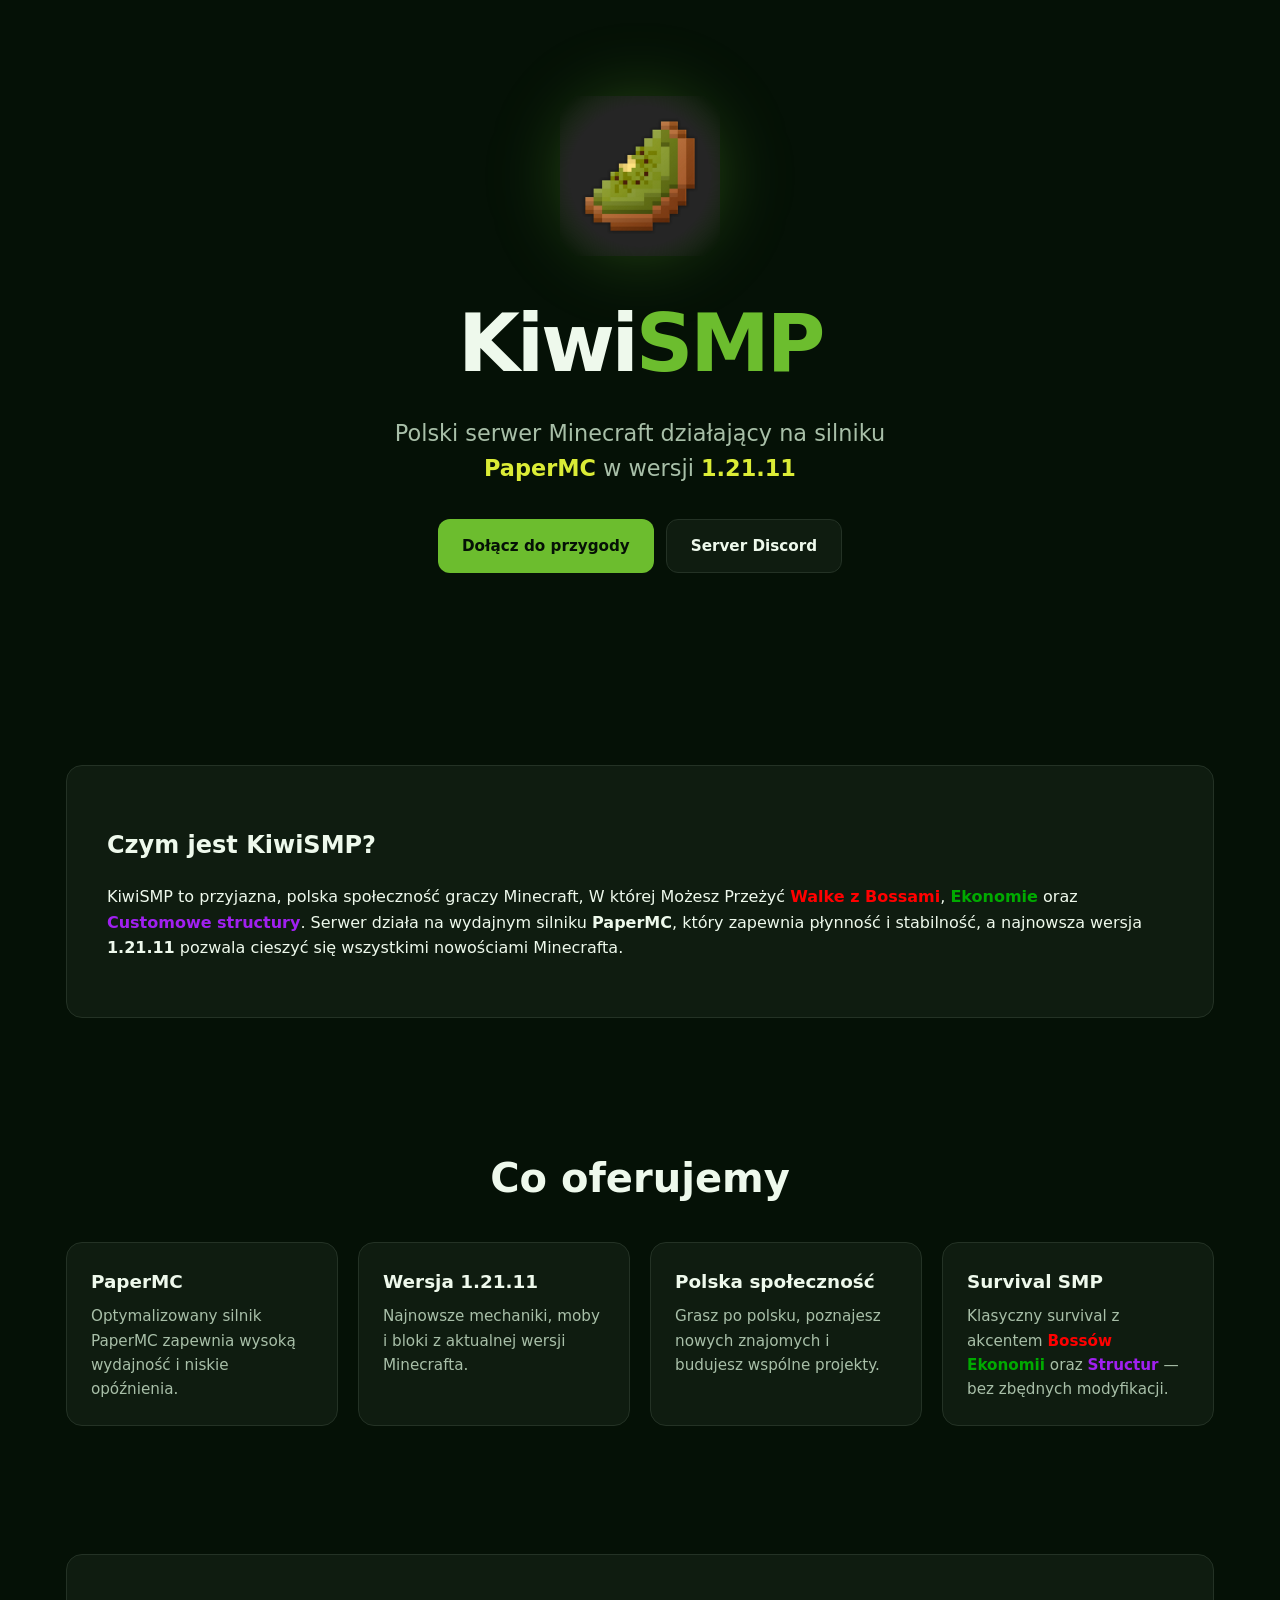
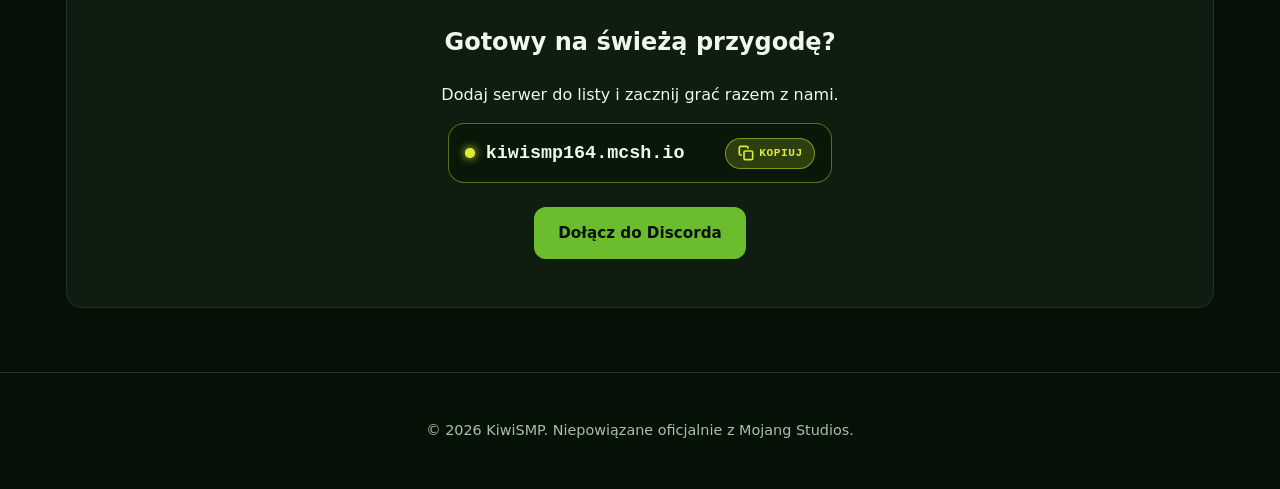
<file: index.html>
<!DOCTYPE html>
<html lang="pl">
<head>
  <meta charset="UTF-8" />
  <meta name="viewport" content="width=device-width, initial-scale=1.0" />
  <title>KiwiSMP — Polski serwer Minecraft PaperMC 1.21.11</title>
  <meta name="description" content="Dołącz do KiwiSMP — polskiego serwera Minecraft na silniku PaperMC 1.21.11. Przygoda, społeczność i świeża rozgrywka czekają na Ciebie!" />
  <link rel="icon" type="image/png" href="[data-uri]" />
  <style>
    *, *::before, *::after { box-sizing: border-box; }
    html, body { margin: 0; padding: 0; }
    body {
      --kiwi-bg: oklch(0.16 0.03 145);
      --kiwi-fg: oklch(0.97 0.02 140);
      --kiwi-muted: oklch(0.78 0.04 145);
      --kiwi-primary: oklch(0.72 0.19 135);
      --kiwi-primary-fg: oklch(0.16 0.03 145);
      --kiwi-accent: oklch(0.9 0.19 115);
      --kiwi-card: oklch(0.21 0.03 145);
      --kiwi-border: oklch(0.3 0.03 145);
      --kiwi-radius: 1rem;
      background: var(--kiwi-bg);
      color: var(--kiwi-fg);
      font-family: ui-sans-serif, system-ui, -apple-system, BlinkMacSystemFont, "Segoe UI", Roboto, "Helvetica Neue", Arial, sans-serif;
      line-height: 1.6;
      min-height: 100vh;
      scroll-behavior: smooth;
    }
    a { color: inherit; text-decoration: none; }
    .container { width: min(72rem, 92%); margin-inline: auto; }

    .hero {
      position: relative;
      text-align: center;
      padding: 6rem 1rem 8rem;
      overflow: hidden;
    }
    .sparks { position: absolute; inset: 0; pointer-events: none; z-index: 0; }
    .spark {
      position: absolute;
      width: 0.4rem;
      height: 0.4rem;
      border-radius: 50%;
      background: var(--kiwi-accent);
      filter: blur(1px);
      animation: kiwi-spark 9s linear infinite;
      opacity: 0;
    }

    .hero-logo-wrap {
      position: relative;
      display: inline-block;
      z-index: 1;
      width: 10rem;
      height: 10rem;
    }
    .hero-logo-glow {
      position: absolute;
      left: 50%;
      top: 50%;
      width: 130%;
      height: 130%;
      transform: translate(-50%, -50%);
      border-radius: 50%;
      background: radial-gradient(
        circle,
        oklch(0.72 0.19 135 / 0.55) 0%,
        oklch(0.72 0.19 135 / 0.28) 38%,
        transparent 70%
      );
      filter: blur(32px);
      z-index: 0;
      pointer-events: none;
      animation: kiwi-pulse 7s ease-in-out infinite;
    }
    .hero-logo {
      position: relative;
      z-index: 2;
      display: block;
      width: 10rem;
      height: 10rem;
      object-fit: contain;
      -webkit-mask-image: radial-gradient(circle at 50% 50%, #000 62%, transparent 92%);
      mask-image: radial-gradient(circle at 50% 50%, #000 62%, transparent 92%);
      filter: drop-shadow(0 0 24px oklch(0.72 0.19 135 / 0.5));
      animation: kiwi-float 6s ease-in-out infinite;
    }

    .hero h1 {
      font-size: clamp(3rem, 8vw, 5rem);
      margin: 1rem 0 0.5rem;
      font-weight: 800;
      letter-spacing: -0.04em;
      position: relative;
      z-index: 1;
      animation: kiwi-rise 0.8s cubic-bezier(0.22, 1, 0.36, 1) both;
    }
    .hero h1 span.primary { color: var(--kiwi-primary); }
    .hero p {
      font-size: clamp(1.1rem, 2.5vw, 1.4rem);
      color: var(--kiwi-muted);
      max-width: 38rem;
      margin: 0 auto;
      position: relative;
      z-index: 1;
      animation: kiwi-rise 0.8s cubic-bezier(0.22, 1, 0.36, 1) 0.15s both;
    }
    .hero p .accent { color: var(--kiwi-accent); font-weight: 600; }
    .buttons {
      margin-top: 2rem;
      display: flex;
      gap: 0.75rem;
      justify-content: center;
      flex-wrap: wrap;
      position: relative;
      z-index: 1;
      animation: kiwi-rise 0.8s cubic-bezier(0.22, 1, 0.36, 1) 0.3s both;
    }
    .btn {
      display: inline-flex;
      align-items: center;
      justify-content: center;
      padding: 0.85rem 1.5rem;
      border-radius: 0.75rem;
      font-weight: 600;
      font-size: 0.95rem;
      transition: transform 0.15s ease, opacity 0.15s ease;
    }
    .btn:hover { transform: translateY(-2px); }
    .btn-primary { background: var(--kiwi-primary); color: var(--kiwi-primary-fg); }
    .btn-secondary {
      background: var(--kiwi-card);
      color: var(--kiwi-fg);
      border: 1px solid var(--kiwi-border);
    }

    .section { padding: 4rem 1rem; }
    .about {
    position: relative;
    background: var(--kiwi-card);
    border: 1px solid var(--kiwi-border);
    border-radius: var(--kiwi-radius);
    padding: 2.5rem;
    overflow: hidden;
    transition: transform 0.25s ease, border-color 0.35s ease, box-shadow 0.35s ease;
}

.about:hover {
    transform: translateY(-4px);
    border-color: oklch(0.72 0.19 135 / 0.55);
    box-shadow: 0 0 40px -12px oklch(0.72 0.19 135 / 0.45);
}

.about::before {
    content: "";
    position: absolute;
    left: 50%;
    top: 100%;
    width: 140%;
    height: 80%;
    transform: translate(-50%, 0) scale(0.85);
    border-radius: 50%;
    background: radial-gradient(
        ellipse at center,
        oklch(0.72 0.19 135 / 0.55) 0%,
        oklch(0.72 0.19 135 / 0.22) 45%,
        transparent 72%
    );
    filter: blur(28px);
    opacity: 0;
    pointer-events: none;
    transition: opacity 0.45s ease, transform 0.45s ease;
}

.about:hover::before {
    opacity: 1;
    transform: translate(-50%, -20%) scale(1);
}

.about h2,
.about p {
    position: relative;
    z-index: 1;
}
    .about strong { color: var(--kiwi-fg); }
    .features {
      display: grid;
      grid-template-columns: repeat(auto-fit, minmax(16rem, 1fr));
      gap: 1.25rem;
      margin-top: 2rem;
    }
    .feature {
      position: relative;
      background: var(--kiwi-card);
      border: 1px solid var(--kiwi-border);
      border-radius: var(--kiwi-radius);
      padding: 1.5rem;
      transition: transform 0.15s ease, border-color 0.3s ease;
      overflow: hidden;
    }
    .feature:hover {
      transform: translateY(-4px);
      border-color: oklch(0.72 0.19 135 / 0.55);
    }
    .feature h3 { margin: 0 0 0.5rem; font-size: 1.15rem; color: var(--kiwi-fg); position: relative; z-index: 1; }
    .feature p { margin: 0; color: var(--kiwi-muted); font-size: 0.95rem; position: relative; z-index: 1; }

    .feature-glow {
      position: absolute;
      left: 50%;
      top: 100%;
      width: 140%;
      height: 80%;
      transform: translate(-50%, 0) scale(0.85);
      border-radius: 50%;
      background: radial-gradient(
        ellipse at center,
        oklch(0.72 0.19 135 / 0.55) 0%,
        oklch(0.72 0.19 135 / 0.22) 45%,
        transparent 72%
      );
      filter: blur(28px);
      opacity: 0;
      pointer-events: none;
      z-index: 0;
      transition: opacity 0.45s ease, transform 0.45s ease;
    }
    .feature:hover .feature-glow {
      opacity: 1;
      transform: translate(-50%, -20%) scale(1);
    }

    .section-title {
      text-align: center;
      font-size: clamp(1.8rem, 4vw, 2.5rem);
      font-weight: 700;
      margin: 0 0 2rem;
    }
    .cta {
    position: relative;
    background: var(--kiwi-card);
    color: var(--kiwi-fg);
    border: 1px solid var(--kiwi-border);
    border-radius: var(--kiwi-radius);
    text-align: center;
    padding: 3rem 1.5rem;
    overflow: hidden;
    transition: transform 0.25s ease,
                border-color 0.35s ease,
                box-shadow 0.35s ease;
}

.cta:hover {
    transform: translateY(-5px);
    border-color: oklch(0.72 0.19 135 / 0.55);
    box-shadow: 0 0 45px -12px oklch(0.72 0.19 135 / 0.45);
}

.cta::before {
    content: "";
    position: absolute;
    left: 50%;
    top: 100%;
    width: 150%;
    height: 90%;
    transform: translate(-50%, 0) scale(0.85);
    border-radius: 50%;
    background: radial-gradient(
        ellipse at center,
        oklch(0.72 0.19 135 / 0.55) 0%,
        oklch(0.72 0.19 135 / 0.22) 45%,
        transparent 72%
    );
    filter: blur(30px);
    opacity: 0;
    pointer-events: none;
    transition: opacity 0.45s ease, transform 0.45s ease;
}

.cta:hover::before {
    opacity: 1;
    transform: translate(-50%, -20%) scale(1);
}

.cta h2,
.cta p,
.cta .ip,
.cta .btn {
    position: relative;
    z-index: 1;
}
    .ip {
      display: inline-flex;
      align-items: center;
      justify-content: space-between;
      gap: 0.75rem;
      width: 100%;
      max-width: 24rem;
      background: oklch(0.19 0.04 145 / 0.9);
      border: 1px solid oklch(0.9 0.19 115 / 0.4);
      padding: 0.85rem 1rem;
      border-radius: 1rem;
      font-family: ui-monospace, SFMono-Regular, Menlo, Monaco, Consolas, monospace;
      font-size: 1.15rem;
      font-weight: 600;
      color: var(--kiwi-fg);
      backdrop-filter: blur(12px);
      transition: all 0.3s ease;
      cursor: pointer;
      position: relative;
      overflow: hidden;
    }
    .ip:hover {
      transform: translateY(-4px);
      border-color: oklch(0.9 0.19 115 / 0.75);
      box-shadow: 0 0 50px -10px oklch(0.9 0.19 115 / 0.45);
    }
    .ip-sheen {
      position: absolute;
      inset: 0;
      background: linear-gradient(105deg, transparent 40%, oklch(1 0 0 / 0.08) 50%, transparent 60%);
      transform: translateX(-100%);
      transition: transform 0.7s ease;
    }
    .ip:hover .ip-sheen { transform: translateX(100%); }
    .ip-main { display: inline-flex; align-items: center; gap: 0.65rem; }
    .ip-dot {
      width: 0.65rem;
      height: 0.65rem;
      border-radius: 50%;
      background: var(--kiwi-accent);
      box-shadow: 0 0 10px var(--kiwi-accent);
      position: relative;
    }
    .ip-dot::after {
      content: "";
      position: absolute;
      inset: 0;
      border-radius: 50%;
      background: var(--kiwi-accent);
      animation: kiwi-ping 1.5s cubic-bezier(0, 0, 0.2, 1) infinite;
      opacity: 0.7;
    }
    .discord-btn {
      margin-top: 1.5rem;
    }
    .ip-copy {
      display: inline-flex;
      align-items: center;
      gap: 0.35rem;
      background: oklch(0.9 0.19 115 / 0.18);
      border: 1px solid oklch(0.9 0.19 115 / 0.5);
      color: var(--kiwi-accent);
      font-family: inherit;
      font-size: 0.7rem;
      font-weight: 700;
      text-transform: uppercase;
      letter-spacing: 0.05em;
      padding: 0.4rem 0.7rem;
      border-radius: 9999px;
      transition: all 0.3s ease;
    }
    .ip:hover .ip-copy { background: var(--kiwi-accent); color: var(--kiwi-primary-fg); }
    .ip svg { width: 1rem; height: 1rem; }

    footer {
      border-top: 1px solid var(--kiwi-border);
      text-align: center;
      padding: 2rem 1rem;
      color: var(--kiwi-muted);
      font-size: 0.9rem;
    }

    @media (max-width: 640px) {
      .hero { padding: 4rem 1rem 5rem; }
      .about { padding: 1.5rem; }
    }

    @keyframes kiwi-float {
      0%, 100% { transform: translateY(-8px); }
      50% { transform: translateY(8px); }
    }
    @keyframes kiwi-pulse {
      0%, 100% { opacity: 0.55; transform: translate(-50%, -50%) scale(1); }
      50% { opacity: 0.9; transform: translate(-50%, -50%) scale(1.12); }
    }
    @keyframes kiwi-rise {
      from { opacity: 0; transform: translateY(24px); }
      to { opacity: 1; transform: translateY(0); }
    }
    @keyframes kiwi-spark {
      0% { opacity: 0; transform: translateY(0) scale(0.6); }
      20% { opacity: 0.7; }
      100% { opacity: 0; transform: translateY(-140px) scale(1.1); }
    }
    @keyframes kiwi-ping {
      75%, 100% { transform: scale(2); opacity: 0; }
    }
  </style>
</head>
<body>
  <section class="hero">
    <div class="sparks" aria-hidden="true">
      <span class="spark" style="left:12%;top:70%;animation-delay:0s"></span>
      <span class="spark" style="left:28%;top:80%;animation-delay:2.5s"></span>
      <span class="spark" style="left:55%;top:75%;animation-delay:1.2s"></span>
      <span class="spark" style="left:74%;top:85%;animation-delay:4s"></span>
      <span class="spark" style="left:88%;top:68%;animation-delay:3.1s"></span>
    </div>

    <div class="hero-logo-wrap">
      <span class="hero-logo-glow" aria-hidden="true"></span>
      <img class="hero-logo" src="[data-uri]" alt="Logo serwera KiwiSMP" />
    </div>

    <h1>Kiwi<span class="primary">SMP</span></h1>
    <p>Polski serwer Minecraft działający na silniku <span class="accent">PaperMC</span> w wersji <span class="accent">1.21.11</span></p>
    <div class="buttons">
      <a href="#dolacz" class="btn btn-primary">Dołącz do przygody</a>
      <a href="https://discord.gg/g6fB8y4umx" target="_blank" rel="noopener noreferrer" class="btn btn-secondary">Server Discord</a>
    </div>
  </section>

 <section class="section">
    <div class="container">
      <div class="about">
        <h2>Czym jest KiwiSMP?</h2>
        <p>KiwiSMP to przyjazna, polska społeczność graczy Minecraft, W której Możesz Przeżyć <span style="color: #ff0000; font-weight: bold;">Walke z Bossami</span>, <span style="color: #00aa00; font-weight: bold;">Ekonomie</span> oraz <span style="color: #a020f0; font-weight: bold;">Customowe structury</span>. Serwer działa na wydajnym silniku <strong>PaperMC</strong>, który zapewnia płynność i stabilność, a najnowsza wersja <strong>1.21.11</strong> pozwala cieszyć się wszystkimi nowościami Minecrafta.</p>
      </div>
    </div>
  </section>

  <section class="section">
    <div class="container">
      <h2 class="section-title">Co oferujemy</h2>
      <div class="features">
        <div class="feature">
          <span class="feature-glow" aria-hidden="true"></span>
          <h3>PaperMC</h3>
          <p>Optymalizowany silnik PaperMC zapewnia wysoką wydajność i niskie opóźnienia.</p>
        </div>
        <div class="feature">
          <span class="feature-glow" aria-hidden="true"></span>
          <h3>Wersja 1.21.11</h3>
          <p>Najnowsze mechaniki, moby i bloki z aktualnej wersji Minecrafta.</p>
        </div>
        <div class="feature">
          <span class="feature-glow" aria-hidden="true"></span>
          <h3>Polska społeczność</h3>
          <p>Grasz po polsku, poznajesz nowych znajomych i budujesz wspólne projekty.</p>
        </div>
        <div class="feature">
          <span class="feature-glow" aria-hidden="true"></span>
          <h3>Survival SMP</h3>
         <p>Klasyczny survival z akcentem <span style="color: #ff0000; font-weight: bold;">Bossów</span> <span style="color: #00aa00; font-weight: bold;">Ekonomii</span> oraz <span style="color: #a020f0; font-weight: bold;">Structur</span> — bez zbędnych modyfikacji.</p>
        </div>
      </div>
    </div>
  </section>

  <section class="section" id="dolacz">
    <div class="container">
      <div class="cta">
        <h2>Gotowy na świeżą przygodę?</h2>
        <p>Dodaj serwer do listy i zacznij grać razem z nami.</p>
        <button type="button" class="ip" id="ipBtn" data-ip="kiwismp164.mcsh.io">
          <span class="ip-sheen" aria-hidden="true"></span>
          <span class="ip-main">
            <span class="ip-dot"></span>
            kiwismp164.mcsh.io
          </span>
          <span class="ip-copy" id="ipCopy">
            <svg viewBox="0 0 24 24" fill="none" stroke="currentColor" stroke-width="2.5" stroke-linecap="round" stroke-linejoin="round"><rect x="9" y="9" width="13" height="13" rx="2" ry="2"></rect><path d="M5 15H4a2 2 0 0 1-2-2V4a2 2 0 0 1 2-2h9a2 2 0 0 1 2 2v1"></path></svg>
            kopiuj
          </span>
        </button>
        <div class="discord-btn">
  <a href="https://discord.gg/g6fB8y4umx"
     class="btn btn-primary"
     target="_blank">
     Dołącz do Discorda
  </a>
</div>
      </div>
    </div>
  </section>

  <footer>
    <p>© 2026 KiwiSMP. Niepowiązane oficjalnie z Mojang Studios.</p>
  </footer>

  <script>
    (function () {
      const btn = document.getElementById('ipBtn');
      const copyLabel = document.getElementById('ipCopy');
      const originalSvg = copyLabel.innerHTML;
      const successSvg = '<svg viewBox="0 0 24 24" fill="none" stroke="currentColor" stroke-width="2.5" stroke-linecap="round" stroke-linejoin="round"><path d="M5 13l4 4L19 7"></path></svg> skopiowano';
      let timeout;

      btn.addEventListener('click', function () {
        const ip = btn.getAttribute('data-ip');
        if (navigator.clipboard && navigator.clipboard.writeText) {
          navigator.clipboard.writeText(ip).catch(function () {});
        } else {
          const ta = document.createElement('textarea');
          ta.value = ip;
          ta.setAttribute('readonly', '');
          ta.style.position = 'absolute';
          ta.style.left = '-9999px';
          document.body.appendChild(ta);
          ta.select();
          document.execCommand('copy');
          document.body.removeChild(ta);
        }
        copyLabel.innerHTML = successSvg;
        clearTimeout(timeout);
        timeout = setTimeout(function () {
          copyLabel.innerHTML = originalSvg;
        }, 2000);
      });
    })();
  </script>
</body>
</html>
</file>
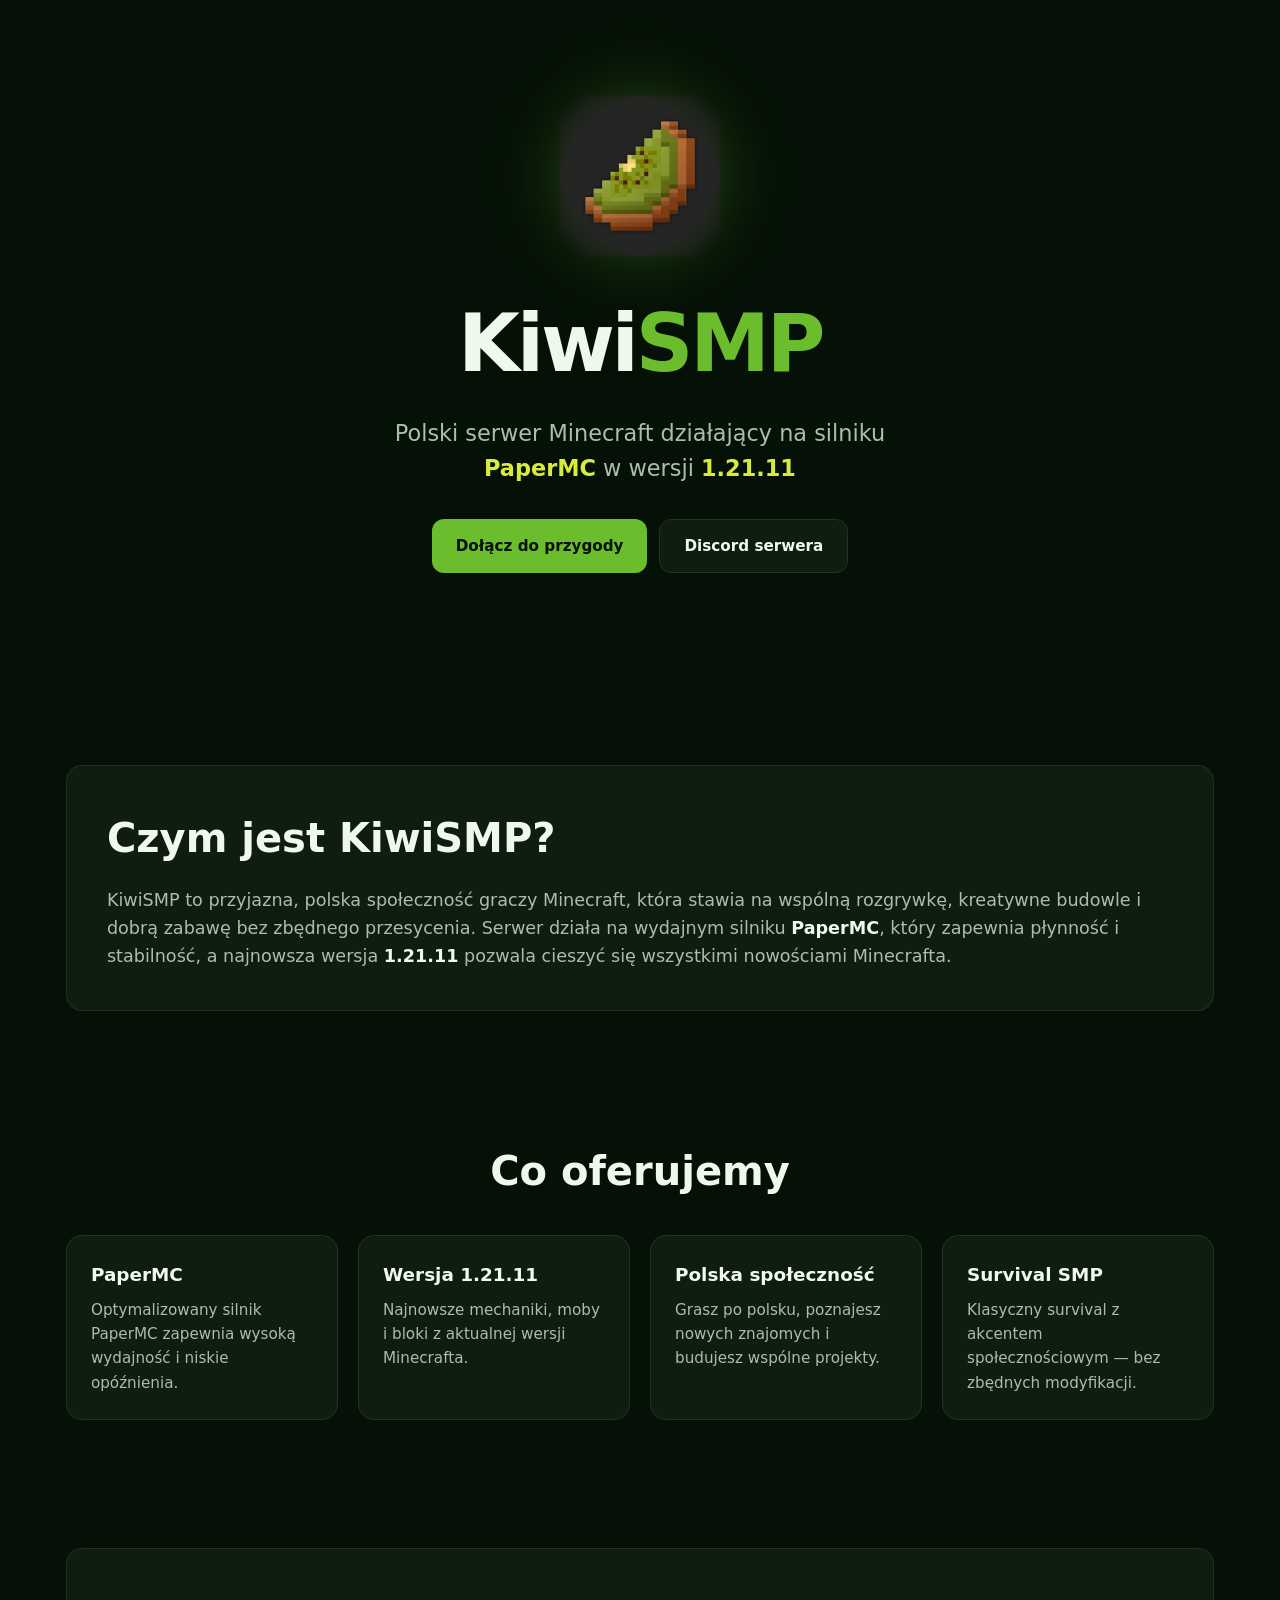
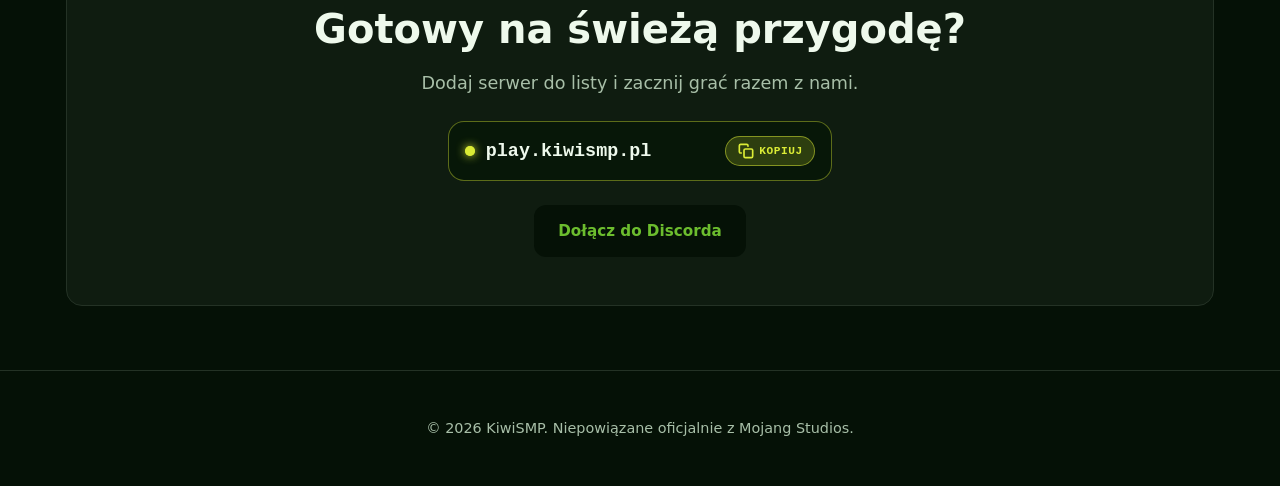
<file: 382ca31a-0daf-4f7b-b93f-919b0178d050.html>
<!DOCTYPE html>
<!-- saved from url=(0067)blob:https://embed.lovable.app/382ca31a-0daf-4f7b-b93f-919b0178d050 -->
<html lang="pl"><head><meta http-equiv="Content-Type" content="text/html; charset=UTF-8"><!--<base href="https://id-preview--13c06d3f-10b0-43fc-99b0-298354067c2a.lovable.app/__l5e/documents/">--><base href=".">
  
  <meta name="viewport" content="width=device-width, initial-scale=1.0">
  <title>KiwiSMP — Polski serwer Minecraft PaperMC 1.21.11</title>
  <meta name="description" content="Dołącz do KiwiSMP — polskiego serwera Minecraft na silniku PaperMC 1.21.11. Przygoda, społeczność i świeża rozgrywka czekają na Ciebie!">
  <link rel="icon" type="image/png" href="[data-uri]">
  <style>
    *, *::before, *::after { box-sizing: border-box; }
    html, body { margin: 0; padding: 0; }
    body {
      --kiwi-bg: oklch(0.16 0.03 145);
      --kiwi-fg: oklch(0.97 0.02 140);
      --kiwi-muted: oklch(0.78 0.04 145);
      --kiwi-primary: oklch(0.72 0.19 135);
      --kiwi-primary-fg: oklch(0.16 0.03 145);
      --kiwi-accent: oklch(0.9 0.19 115);
      --kiwi-card: oklch(0.21 0.03 145);
      --kiwi-border: oklch(0.3 0.03 145);
      --kiwi-radius: 1rem;
      background: var(--kiwi-bg);
      color: var(--kiwi-fg);
      font-family: ui-sans-serif, system-ui, -apple-system, BlinkMacSystemFont, "Segoe UI", Roboto, "Helvetica Neue", Arial, sans-serif;
      line-height: 1.6;
      min-height: 100vh;
      scroll-behavior: smooth;
    }
    a { color: inherit; text-decoration: none; }
    .container { width: min(72rem, 92%); margin-inline: auto; }

    .hero {
      position: relative;
      text-align: center;
      padding: 6rem 1rem 8rem;
      overflow: hidden;
    }
    .sparks { position: absolute; inset: 0; pointer-events: none; z-index: 0; }
    .spark {
      position: absolute;
      width: 0.4rem;
      height: 0.4rem;
      border-radius: 50%;
      background: var(--kiwi-accent);
      filter: blur(1px);
      animation: kiwi-spark 9s linear infinite;
      opacity: 0;
    }

    .hero-logo-wrap {
      position: relative;
      display: inline-block;
      z-index: 1;
      width: 10rem;
      height: 10rem;
    }
    .hero-logo-glow {
      position: absolute;
      left: 50%;
      top: 50%;
      width: 130%;
      height: 130%;
      transform: translate(-50%, -50%);
      border-radius: 50%;
      background: radial-gradient(
        circle,
        oklch(0.72 0.19 135 / 0.55) 0%,
        oklch(0.72 0.19 135 / 0.28) 38%,
        transparent 70%
      );
      filter: blur(32px);
      z-index: 0;
      pointer-events: none;
      animation: kiwi-pulse 7s ease-in-out infinite;
    }
    .hero-logo {
      position: relative;
      z-index: 2;
      display: block;
      width: 10rem;
      height: 10rem;
      object-fit: contain;
      -webkit-mask-image: radial-gradient(circle at 50% 50%, #000 62%, transparent 92%);
      mask-image: radial-gradient(circle at 50% 50%, #000 62%, transparent 92%);
      filter: drop-shadow(0 0 24px oklch(0.72 0.19 135 / 0.5));
      animation: kiwi-float 6s ease-in-out infinite;
    }

    .hero h1 {
      font-size: clamp(3rem, 8vw, 5rem);
      margin: 1rem 0 0.5rem;
      font-weight: 800;
      letter-spacing: -0.04em;
      position: relative;
      z-index: 1;
      animation: kiwi-rise 0.8s cubic-bezier(0.22, 1, 0.36, 1) both;
    }
    .hero h1 span.primary { color: var(--kiwi-primary); }
    .hero p {
      font-size: clamp(1.1rem, 2.5vw, 1.4rem);
      color: var(--kiwi-muted);
      max-width: 38rem;
      margin: 0 auto;
      position: relative;
      z-index: 1;
      animation: kiwi-rise 0.8s cubic-bezier(0.22, 1, 0.36, 1) 0.15s both;
    }
    .hero p .accent { color: var(--kiwi-accent); font-weight: 600; }
    .buttons {
      margin-top: 2rem;
      display: flex;
      gap: 0.75rem;
      justify-content: center;
      flex-wrap: wrap;
      position: relative;
      z-index: 1;
      animation: kiwi-rise 0.8s cubic-bezier(0.22, 1, 0.36, 1) 0.3s both;
    }
    .btn {
      display: inline-flex;
      align-items: center;
      justify-content: center;
      padding: 0.85rem 1.5rem;
      border-radius: 0.75rem;
      font-weight: 600;
      font-size: 0.95rem;
      transition: transform 0.15s ease, opacity 0.15s ease;
    }
    .btn:hover { transform: translateY(-2px); }
    .btn-primary { background: var(--kiwi-primary); color: var(--kiwi-primary-fg); }
    .btn-secondary {
      background: var(--kiwi-card);
      color: var(--kiwi-fg);
      border: 1px solid var(--kiwi-border);
    }

    .section { padding: 4rem 1rem; }
    .about {
      background: var(--kiwi-card);
      border: 1px solid var(--kiwi-border);
      border-radius: var(--kiwi-radius);
      padding: 2.5rem;
    }
    .about h2 { font-size: clamp(1.8rem, 4vw, 2.5rem); margin: 0 0 1rem; font-weight: 700; }
    .about p { color: var(--kiwi-muted); font-size: 1.1rem; margin: 0; }
    .about strong { color: var(--kiwi-fg); }
    .features {
      display: grid;
      grid-template-columns: repeat(auto-fit, minmax(16rem, 1fr));
      gap: 1.25rem;
      margin-top: 2rem;
    }
    .feature {
      position: relative;
      background: var(--kiwi-card);
      border: 1px solid var(--kiwi-border);
      border-radius: var(--kiwi-radius);
      padding: 1.5rem;
      transition: transform 0.15s ease, border-color 0.3s ease;
      overflow: hidden;
    }
    .feature:hover {
      transform: translateY(-4px);
      border-color: oklch(0.72 0.19 135 / 0.55);
    }
    .feature h3 { margin: 0 0 0.5rem; font-size: 1.15rem; color: var(--kiwi-fg); position: relative; z-index: 1; }
    .feature p { margin: 0; color: var(--kiwi-muted); font-size: 0.95rem; position: relative; z-index: 1; }

    .feature-glow {
      position: absolute;
      left: 50%;
      top: 100%;
      width: 140%;
      height: 80%;
      transform: translate(-50%, 0) scale(0.85);
      border-radius: 50%;
      background: radial-gradient(
        ellipse at center,
        oklch(0.72 0.19 135 / 0.55) 0%,
        oklch(0.72 0.19 135 / 0.22) 45%,
        transparent 72%
      );
      filter: blur(28px);
      opacity: 0;
      pointer-events: none;
      z-index: 0;
      transition: opacity 0.45s ease, transform 0.45s ease;
    }
    .feature:hover .feature-glow {
      opacity: 1;
      transform: translate(-50%, -20%) scale(1);
    }

    .section-title {
      text-align: center;
      font-size: clamp(1.8rem, 4vw, 2.5rem);
      font-weight: 700;
      margin: 0 0 2rem;
    }
    .cta {
      background: var(--kiwi-card);
      color: var(--kiwi-fg);
      border: 1px solid var(--kiwi-border);
      border-radius: var(--kiwi-radius);
      text-align: center;
      padding: 3rem 1.5rem;
    }
    .cta h2 { font-size: clamp(1.8rem, 4vw, 2.5rem); margin: 0 0 0.5rem; font-weight: 700; }
    .cta p { margin: 0 0 1.5rem; color: var(--kiwi-muted); font-size: 1.1rem; }
    .cta .btn { margin-top: 1.5rem; background: var(--kiwi-primary-fg); color: var(--kiwi-primary); }

    .ip {
      display: inline-flex;
      align-items: center;
      justify-content: space-between;
      gap: 0.75rem;
      width: 100%;
      max-width: 24rem;
      background: oklch(0.19 0.04 145 / 0.9);
      border: 1px solid oklch(0.9 0.19 115 / 0.4);
      padding: 0.85rem 1rem;
      border-radius: 1rem;
      font-family: ui-monospace, SFMono-Regular, Menlo, Monaco, Consolas, monospace;
      font-size: 1.15rem;
      font-weight: 600;
      color: var(--kiwi-fg);
      backdrop-filter: blur(12px);
      transition: all 0.3s ease;
      cursor: pointer;
      position: relative;
      overflow: hidden;
    }
    .ip:hover {
      transform: translateY(-4px);
      border-color: oklch(0.9 0.19 115 / 0.75);
      box-shadow: 0 0 50px -10px oklch(0.9 0.19 115 / 0.45);
    }
    .ip-sheen {
      position: absolute;
      inset: 0;
      background: linear-gradient(105deg, transparent 40%, oklch(1 0 0 / 0.08) 50%, transparent 60%);
      transform: translateX(-100%);
      transition: transform 0.7s ease;
    }
    .ip:hover .ip-sheen { transform: translateX(100%); }
    .ip-main { display: inline-flex; align-items: center; gap: 0.65rem; }
    .ip-dot {
      width: 0.65rem;
      height: 0.65rem;
      border-radius: 50%;
      background: var(--kiwi-accent);
      box-shadow: 0 0 10px var(--kiwi-accent);
      position: relative;
    }
    .ip-dot::after {
      content: "";
      position: absolute;
      inset: 0;
      border-radius: 50%;
      background: var(--kiwi-accent);
      animation: kiwi-ping 1.5s cubic-bezier(0, 0, 0.2, 1) infinite;
      opacity: 0.7;
    }
    .ip-copy {
      display: inline-flex;
      align-items: center;
      gap: 0.35rem;
      background: oklch(0.9 0.19 115 / 0.18);
      border: 1px solid oklch(0.9 0.19 115 / 0.5);
      color: var(--kiwi-accent);
      font-family: inherit;
      font-size: 0.7rem;
      font-weight: 700;
      text-transform: uppercase;
      letter-spacing: 0.05em;
      padding: 0.4rem 0.7rem;
      border-radius: 9999px;
      transition: all 0.3s ease;
    }
    .ip:hover .ip-copy { background: var(--kiwi-accent); color: var(--kiwi-primary-fg); }
    .ip svg { width: 1rem; height: 1rem; }

    footer {
      border-top: 1px solid var(--kiwi-border);
      text-align: center;
      padding: 2rem 1rem;
      color: var(--kiwi-muted);
      font-size: 0.9rem;
    }

    @media (max-width: 640px) {
      .hero { padding: 4rem 1rem 5rem; }
      .about { padding: 1.5rem; }
    }

    @keyframes kiwi-float {
      0%, 100% { transform: translateY(-8px); }
      50% { transform: translateY(8px); }
    }
    @keyframes kiwi-pulse {
      0%, 100% { opacity: 0.55; transform: translate(-50%, -50%) scale(1); }
      50% { opacity: 0.9; transform: translate(-50%, -50%) scale(1.12); }
    }
    @keyframes kiwi-rise {
      from { opacity: 0; transform: translateY(24px); }
      to { opacity: 1; transform: translateY(0); }
    }
    @keyframes kiwi-spark {
      0% { opacity: 0; transform: translateY(0) scale(0.6); }
      20% { opacity: 0.7; }
      100% { opacity: 0; transform: translateY(-140px) scale(1.1); }
    }
    @keyframes kiwi-ping {
      75%, 100% { transform: scale(2); opacity: 0; }
    }
  </style>
</head>
<body>
  <section class="hero">
    <div class="sparks" aria-hidden="true">
      <span class="spark" style="left:12%;top:70%;animation-delay:0s"></span>
      <span class="spark" style="left:28%;top:80%;animation-delay:2.5s"></span>
      <span class="spark" style="left:55%;top:75%;animation-delay:1.2s"></span>
      <span class="spark" style="left:74%;top:85%;animation-delay:4s"></span>
      <span class="spark" style="left:88%;top:68%;animation-delay:3.1s"></span>
    </div>

    <div class="hero-logo-wrap">
      <span class="hero-logo-glow" aria-hidden="true"></span>
      <img class="hero-logo" src="[data-uri]" alt="Logo serwera KiwiSMP">
    </div>

    <h1>Kiwi<span class="primary">SMP</span></h1>
    <p>Polski serwer Minecraft działający na silniku <span class="accent">PaperMC</span> w wersji <span class="accent">1.21.11</span></p>
    <div class="buttons">
      <a href="https://id-preview--13c06d3f-10b0-43fc-99b0-298354067c2a.lovable.app/__l5e/documents/#dolacz" class="btn btn-primary">Dołącz do przygody</a>
      <a href="https://discord.com/" target="_blank" rel="noopener noreferrer" class="btn btn-secondary">Discord serwera</a>
    </div>
  </section>

  <section class="section">
    <div class="container">
      <div class="about">
        <h2>Czym jest KiwiSMP?</h2>
        <p>KiwiSMP to przyjazna, polska społeczność graczy Minecraft, która stawia na wspólną rozgrywkę, kreatywne budowle i dobrą zabawę bez zbędnego przesycenia. Serwer działa na wydajnym silniku <strong>PaperMC</strong>, który zapewnia płynność i stabilność, a najnowsza wersja <strong>1.21.11</strong> pozwala cieszyć się wszystkimi nowościami Minecrafta.</p>
      </div>
    </div>
  </section>

  <section class="section">
    <div class="container">
      <h2 class="section-title">Co oferujemy</h2>
      <div class="features">
        <div class="feature">
          <span class="feature-glow" aria-hidden="true"></span>
          <h3>PaperMC</h3>
          <p>Optymalizowany silnik PaperMC zapewnia wysoką wydajność i niskie opóźnienia.</p>
        </div>
        <div class="feature">
          <span class="feature-glow" aria-hidden="true"></span>
          <h3>Wersja 1.21.11</h3>
          <p>Najnowsze mechaniki, moby i bloki z aktualnej wersji Minecrafta.</p>
        </div>
        <div class="feature">
          <span class="feature-glow" aria-hidden="true"></span>
          <h3>Polska społeczność</h3>
          <p>Grasz po polsku, poznajesz nowych znajomych i budujesz wspólne projekty.</p>
        </div>
        <div class="feature">
          <span class="feature-glow" aria-hidden="true"></span>
          <h3>Survival SMP</h3>
          <p>Klasyczny survival z akcentem społecznościowym — bez zbędnych modyfikacji.</p>
        </div>
      </div>
    </div>
  </section>

  <section class="section" id="dolacz">
    <div class="container">
      <div class="cta">
        <h2>Gotowy na świeżą przygodę?</h2>
        <p>Dodaj serwer do listy i zacznij grać razem z nami.</p>
        <button type="button" class="ip" id="ipBtn" data-ip="play.kiwismp.pl">
          <span class="ip-sheen" aria-hidden="true"></span>
          <span class="ip-main">
            <span class="ip-dot"></span>
            play.kiwismp.pl
          </span>
          <span class="ip-copy" id="ipCopy">
            <svg viewBox="0 0 24 24" fill="none" stroke="currentColor" stroke-width="2.5" stroke-linecap="round" stroke-linejoin="round"><rect x="9" y="9" width="13" height="13" rx="2" ry="2"></rect><path d="M5 15H4a2 2 0 0 1-2-2V4a2 2 0 0 1 2-2h9a2 2 0 0 1 2 2v1"></path></svg>
            kopiuj
          </span>
        </button>
        <div>
          <a href="https://discord.com/" target="_blank" rel="noopener noreferrer" class="btn">Dołącz do Discorda</a>
        </div>
      </div>
    </div>
  </section>

  <footer>
    <p>© 2026 KiwiSMP. Niepowiązane oficjalnie z Mojang Studios.</p>
  </footer>

  <script>
    (function () {
      const btn = document.getElementById('ipBtn');
      const copyLabel = document.getElementById('ipCopy');
      const originalSvg = copyLabel.innerHTML;
      const successSvg = '<svg viewBox="0 0 24 24" fill="none" stroke="currentColor" stroke-width="2.5" stroke-linecap="round" stroke-linejoin="round"><path d="M5 13l4 4L19 7"></path></svg> skopiowano';
      let timeout;

      btn.addEventListener('click', function () {
        const ip = btn.getAttribute('data-ip');
        if (navigator.clipboard && navigator.clipboard.writeText) {
          navigator.clipboard.writeText(ip).catch(function () {});
        } else {
          const ta = document.createElement('textarea');
          ta.value = ip;
          ta.setAttribute('readonly', '');
          ta.style.position = 'absolute';
          ta.style.left = '-9999px';
          document.body.appendChild(ta);
          ta.select();
          document.execCommand('copy');
          document.body.removeChild(ta);
        }
        copyLabel.innerHTML = successSvg;
        clearTimeout(timeout);
        timeout = setTimeout(function () {
          copyLabel.innerHTML = originalSvg;
        }, 2000);
      });
    })();
  </script>

</body></html>
</file>
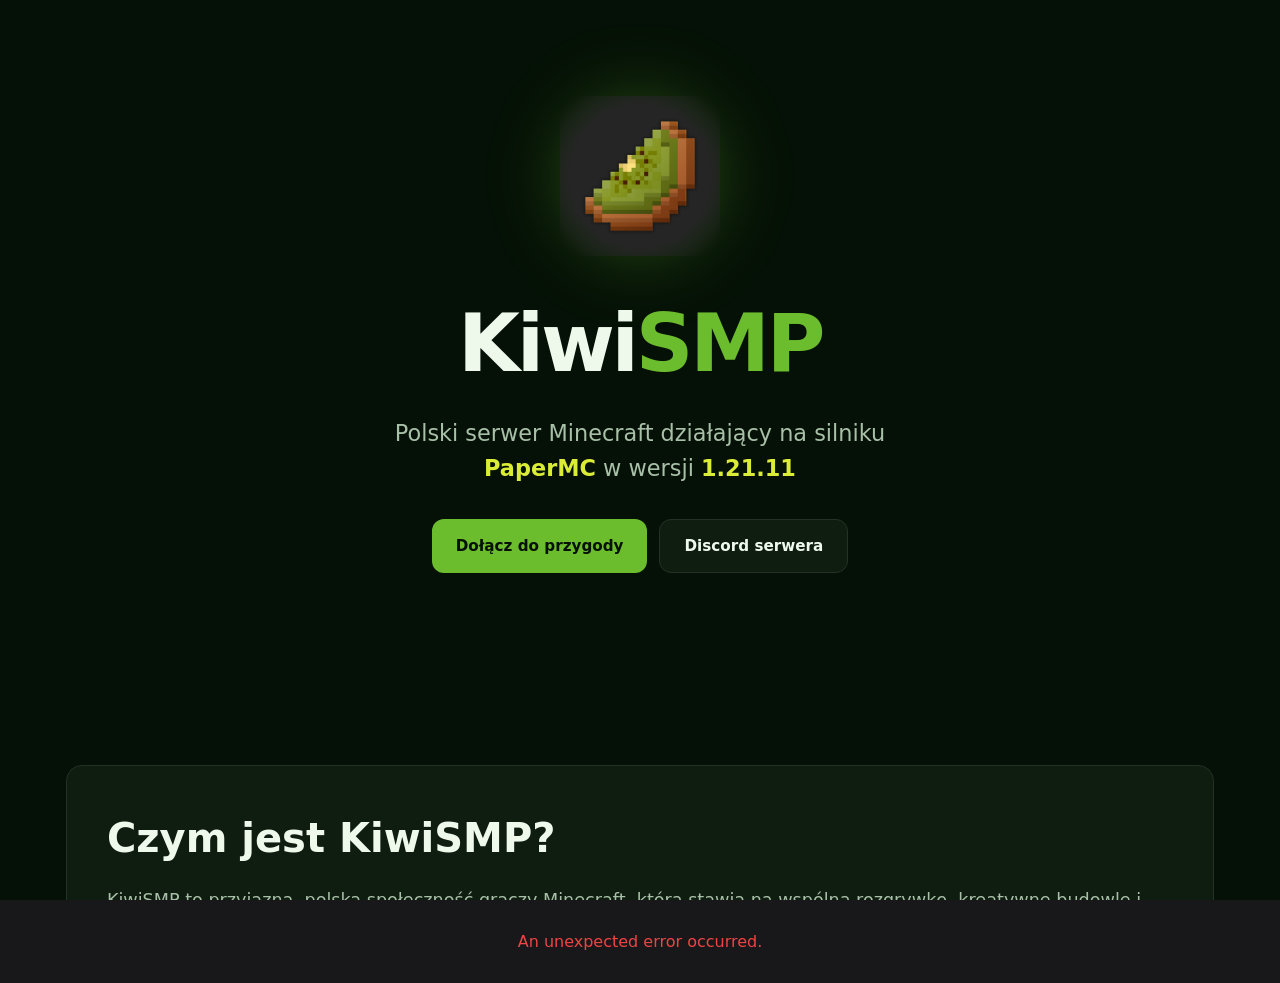
<file: kiwismp.html>
<!DOCTYPE html>
<!-- saved from url=(1259)https://embed.lovable.app/document-preview/kiwismp.html#https%3A%2F%2Fid-preview-%2D13c06d3f-10b0-43fc-99b0-298354067c2a.lovable.app%2F__l5e%2Fdocuments%2Fkiwismp.html%3F__lovable_token%3DeyJhbGciOiJSUzI1NiIsInR5cCI6IkpXVCJ9%[base64]%[base64] -->
<html lang="en"><head><meta http-equiv="Content-Type" content="text/html; charset=UTF-8">
  
  <meta name="viewport" content="width=device-width, initial-scale=1.0">
  <title>Preview: kiwismp.html</title>
  <style>
    * { box-sizing: border-box; margin: 0; padding: 0; }
    body {
      font-family: system-ui, -apple-system, sans-serif;
      background: #18181b;
      color: #a1a1aa;
      min-height: 100vh;
    }
    #spinner {
      position: fixed;
      inset: 0;
      display: flex;
      flex-direction: column;
      align-items: center;
      justify-content: center;
      gap: 1rem;
      pointer-events: none;
      z-index: 10;
    }
    #spinner .dot {
      width: 32px;
      height: 32px;
      border: 3px solid #3f3f46;
      border-top-color: #a1a1aa;
      border-radius: 50%;
      animation: spin 0.8s linear infinite;
    }
    @keyframes spin { to { transform: rotate(360deg); } }
    #container {
      width: 100%;
      height: 100vh;
      display: flex;
      align-items: center;
      justify-content: center;
    }
    #container video { max-width: 100%; max-height: 100vh; }
    #container audio { width: 100%; max-width: 500px; }
    #container iframe, #container embed { width: 100%; height: 100vh; border: none; }
    /* Direct child only: descendant matching leaks the full-viewport dark
       style into pres nested in .md-wrapper / .nb-* wrappers. */
    #container > pre {
      background: #27272a;
      color: #e4e4e7;
      padding: 1.5rem;
      font-size: 13px;
      line-height: 1.5;
      white-space: pre-wrap;
      word-break: break-word;
      width: 100%;
      height: 100vh;
      overflow: auto;
    }
    #container > pre.code-preview {
      color: #c9d1d9;
      font-family: "Roboto Mono", Menlo, Monaco, Consolas, monospace;
    }
    /* highlight.js theme — matches Lovable code editor (PrismCodeTheme.ts) */
    .hljs-comment, .hljs-quote { color: #8b949e; }
    .hljs-string, .hljs-attr { color: #a5d6ff; }
    .hljs-number, .hljs-literal { color: #79c0ff; }
    .hljs-built_in, .hljs-type { color: #ffa657; }
    .hljs-keyword, .hljs-selector-tag { color: oklch(0.833 0.145 321.434); }
    .hljs-function, .hljs-title { color: #d2a8ff; }
    .hljs-variable, .hljs-template-variable { color: #c9d1d9; }
    .hljs-name, .hljs-tag { color: #7ee787; }
    .hljs-attribute { color: #79c0ff; }
    .hljs-regexp, .hljs-link { color: #a5d6ff; }
    .hljs-symbol, .hljs-bullet { color: #ffa657; }
    .hljs-deletion { color: #ff7b72; }
    .hljs-addition { color: #7ee787; }
    .doc-wrapper {
      background: gray;
      width: 100%;
      height: 100vh;
      overflow: auto;
    }
    .sheet-wrapper {
      background: #fff;
      width: 100%;
      flex: 1;
      min-height: 0;
      overflow: auto;
      font-family: -apple-system, BlinkMacSystemFont, "Segoe UI", Roboto, sans-serif;
    }
    .sheet-wrapper table {
      border-collapse: separate;
      border-spacing: 0;
      width: max-content;
      min-width: 100%;
      table-layout: fixed;
      font-size: 13px;
      line-height: 1.4;
      color: #37352f;
    }
    /* The renderer promotes the first row to <th> elements. */
    .sheet-wrapper th {
      position: sticky;
      top: 0;
      z-index: 1;
      background: #f7f6f3;
      font-weight: 500;
      font-size: 12px;
      text-transform: uppercase;
      letter-spacing: 0.04em;
      color: #9b9a97;
      padding: 8px 12px;
      text-align: left;
      border-bottom: 1px solid #e9e9e7;
      border-right: 1px solid #e9e9e7;
    }
    .sheet-wrapper td {
      padding: 8px 12px;
      text-align: left;
      border-bottom: 1px solid #ededec;
      border-right: 1px solid #ededec;
      white-space: nowrap;
      overflow: hidden;
      text-overflow: ellipsis;
    }
    .sheet-wrapper td:empty {
      background: #fafaf8;
    }
    .sheet-wrapper tr:nth-child(even) td {
      background: #fafaf8;
    }
    .sheet-wrapper tr:hover td {
      background: #f7f6f3;
    }
    .sheet-tabs {
      display: flex;
      gap: 0;
      background: #f7f6f3;
      border-top: 1px solid #e9e9e7;
      padding: 0;
      overflow-x: auto;
      flex-shrink: 0;
      font-family: -apple-system, BlinkMacSystemFont, "Segoe UI", Roboto, sans-serif;
      scrollbar-width: none;
    }
    .sheet-tabs::-webkit-scrollbar {
      display: none;
    }
    .sheet-tab {
      padding: 8px 16px;
      border: none;
      background: transparent;
      cursor: pointer;
      font-size: 13px;
      font-weight: 400;
      color: #9b9a97;
      border-bottom: 2px solid transparent;
      transition: color 0.15s, border-color 0.15s;
      white-space: nowrap;
    }
    .sheet-tab:hover {
      color: #37352f;
      background: #efedea;
    }
    .sheet-tab-active {
      color: #37352f;
      font-weight: 500;
      border-bottom-color: #37352f;
    }
    .pptx-wrapper {
      width: 100%;
      height: 100vh;
      overflow-y: auto;
      overflow-x: hidden;
      display: flex;
      flex-direction: column;
      align-items: center;
      gap: 12px;
      padding: 16px 20px;
      background: #52525b;
    }
    .pptx-slide {
      flex-shrink: 0;
      overflow: hidden;
      box-shadow: 0 2px 8px rgba(0,0,0,0.3);
      max-width: 100%;
    }
    .md-wrapper {
      background: #fff;
      color: #1f2328;
      width: 100%;
      height: 100vh;
      overflow: auto;
      padding: 32px 48px;
      font-size: 16px;
      line-height: 1.6;
    }
    .md-wrapper h1, .md-wrapper h2, .md-wrapper h3,
    .md-wrapper h4, .md-wrapper h5, .md-wrapper h6 {
      margin-top: 24px;
      margin-bottom: 16px;
      font-weight: 600;
      line-height: 1.25;
      color: #1f2328;
    }
    .md-wrapper h1 { font-size: 2em; padding-bottom: 0.3em; border-bottom: 1px solid #d1d9e0; }
    .md-wrapper h2 { font-size: 1.5em; padding-bottom: 0.3em; border-bottom: 1px solid #d1d9e0; }
    .md-wrapper h3 { font-size: 1.25em; }
    .md-wrapper p { margin-bottom: 16px; }
    .md-wrapper a { color: #0969da; text-decoration: none; }
    .md-wrapper a:hover { text-decoration: underline; }
    .md-wrapper code {
      background: #eff1f3;
      padding: 0.2em 0.4em;
      border-radius: 6px;
      font-size: 85%;
      font-family: ui-monospace, SFMono-Regular, "SF Mono", Menlo, Consolas, monospace;
    }
    .md-wrapper pre {
      background: #f6f8fa;
      padding: 16px;
      border-radius: 6px;
      overflow-x: auto;
      margin-bottom: 16px;
    }
    .md-wrapper pre code {
      background: none;
      padding: 0;
      font-size: 85%;
      line-height: 1.45;
    }
    .md-wrapper ul, .md-wrapper ol {
      padding-left: 2em;
      margin-bottom: 16px;
    }
    .md-wrapper li + li { margin-top: 4px; }
    .md-wrapper blockquote {
      padding: 0 1em;
      color: #656d76;
      border-left: 0.25em solid #d1d9e0;
      margin-bottom: 16px;
    }
    .md-wrapper table {
      border-collapse: collapse;
      width: 100%;
      margin-bottom: 16px;
    }
    .md-wrapper th, .md-wrapper td {
      border: 1px solid #d1d9e0;
      padding: 6px 13px;
    }
    .md-wrapper th { font-weight: 600; background: #f6f8fa; }
    .md-wrapper img { max-width: 100%; }
    .md-wrapper hr { height: 0.25em; background: #d1d9e0; border: 0; margin: 24px 0; }
    .mermaid-wrapper {
      background: #fff;
      width: 100%;
      height: 100vh;
      overflow: auto;
      padding: 32px;
      display: flex;
      align-items: flex-start;
      justify-content: center;
    }
    .mermaid-wrapper svg {
      max-width: 100%;
      height: auto;
    }
    .pdf-wrapper {
      width: 100%;
      height: 100vh;
      overflow: auto;
      display: flex;
      flex-direction: column;
      align-items: center;
      gap: 8px;
      padding: 8px 0;
      background: #52525b;
    }
    .pdf-wrapper canvas {
      display: block;
      box-shadow: 0 2px 8px rgba(0,0,0,0.3);
    }
    .nb-wrapper {
      background: #fff;
      color: #1f2328;
      width: 100%;
      height: 100vh;
      overflow: auto;
      padding: 24px max(32px, calc((100% - 900px) / 2));
      font-family: system-ui, -apple-system, sans-serif;
      font-size: 14px;
      line-height: 1.6;
    }
    .nb-cell {
      margin-bottom: 2px;
      border-left: 3px solid transparent;
      transition: border-color 0.15s;
    }
    .nb-cell:hover { border-left-color: #0969da; }
    .nb-md {
      padding: 12px 16px;
    }
    .nb-md h1, .nb-md h2, .nb-md h3, .nb-md h4, .nb-md h5, .nb-md h6 {
      margin-top: 20px; margin-bottom: 10px; font-weight: 600; line-height: 1.25; color: #1f2328;
    }
    .nb-md h1 { font-size: 1.8em; border-bottom: 2px solid #d1d9e0; padding-bottom: 0.3em; }
    .nb-md h2 { font-size: 1.4em; border-bottom: 1px solid #d1d9e0; padding-bottom: 0.3em; }
    .nb-md h3 { font-size: 1.2em; }
    .nb-md p { margin-bottom: 12px; }
    .nb-md a { color: #0969da; text-decoration: none; }
    .nb-md a:hover { text-decoration: underline; }
    .nb-md code {
      background: #eff1f3; padding: 0.2em 0.4em; border-radius: 4px; font-size: 85%;
      font-family: ui-monospace, SFMono-Regular, "SF Mono", Menlo, Consolas, monospace;
    }
    #container .nb-md pre {
      background: #f6f8fa; padding: 12px 16px; border-radius: 6px;
      overflow-x: auto; margin-bottom: 12px; border: 1px solid #e8ebef;
      color: #1f2328; height: auto; width: auto;
    }
    .nb-md pre code { background: none; padding: 0; }
    .nb-md ul, .nb-md ol { padding-left: 2em; margin-bottom: 12px; }
    .nb-md li + li { margin-top: 4px; }
    .nb-md img { max-width: 100%; border-radius: 4px; }
    .nb-md table { border-collapse: collapse; margin-bottom: 12px; width: 100%; }
    .nb-md th, .nb-md td { border: 1px solid #d1d9e0; padding: 6px 13px; }
    .nb-md th { font-weight: 600; background: #f6f8fa; }
    .nb-md blockquote {
      padding: 0 1em; color: #656d76; border-left: 0.25em solid #d1d9e0; margin-bottom: 12px;
    }
    .nb-input-row { display: flex; gap: 0; align-items: stretch; }
    .nb-prompt {
      min-width: 58px; text-align: right; padding-right: 8px;
      font-family: ui-monospace, SFMono-Regular, "SF Mono", Menlo, Consolas, monospace;
      font-size: 12px; color: #57606a; padding-top: 10px; flex-shrink: 0;
      user-select: none;
    }
    #container .nb-code {
      flex: 1; min-width: 0;
      background: #f6f8fa; border: 1px solid #d1d9e0; border-radius: 4px;
      padding: 10px 14px; margin: 0;
      font-family: ui-monospace, SFMono-Regular, "SF Mono", Menlo, Consolas, monospace;
      font-size: 13px; line-height: 1.5; white-space: pre; word-break: normal;
      color: #1f2328; overflow-x: auto; tab-size: 4;
      height: auto;
    }
    .nb-code code { font-family: inherit; }
    /* Light highlight.js theme for notebook code cells (GitHub-like) */
    .nb-code .hljs-comment, .nb-code .hljs-quote { color: #6a737d; }
    .nb-code .hljs-string, .nb-code .hljs-attr { color: #032f62; }
    .nb-code .hljs-number, .nb-code .hljs-literal { color: #005cc5; }
    .nb-code .hljs-built_in, .nb-code .hljs-type { color: #e36209; }
    .nb-code .hljs-keyword, .nb-code .hljs-selector-tag { color: #d73a49; }
    .nb-code .hljs-function, .nb-code .hljs-title { color: #6f42c1; }
    .nb-code .hljs-variable, .nb-code .hljs-template-variable { color: #1f2328; }
    .nb-code .hljs-name, .nb-code .hljs-tag { color: #22863a; }
    .nb-code .hljs-attribute { color: #005cc5; }
    .nb-code .hljs-regexp, .nb-code .hljs-link { color: #032f62; }
    .nb-code .hljs-symbol, .nb-code .hljs-bullet { color: #e36209; }
    .nb-code .hljs-deletion { color: #b31d28; }
    .nb-code .hljs-addition { color: #22863a; }
    .nb-code .hljs-meta { color: #6a737d; }
    /* KaTeX overrides for notebook markdown cells */
    .nb-md .katex-display { margin: 0.5em 0; overflow-x: auto; }
    .nb-output {
      margin-left: 58px; margin-top: 0; padding: 10px 14px;
      border: 1px solid #e8ebef; border-top: none; border-radius: 0 0 4px 4px;
      background: #fff;
      font-size: 13px; line-height: 1.5;
    }
    #container .nb-output pre {
      margin: 0; white-space: pre-wrap; word-break: break-word;
      font-family: ui-monospace, SFMono-Regular, "SF Mono", Menlo, Consolas, monospace;
      font-size: 13px; color: #1f2328;
      background: transparent; padding: 0;
      height: auto; width: auto;
    }
    .nb-output img { max-width: 100%; display: block; margin: 4px 0; }
    .nb-error { background: #fff5f5; border-color: #fecaca; }
    #container .nb-error pre { color: #b91c1c; }
    #container .nb-stream pre { color: #1f2328; }
    .nb-html-output { overflow-x: auto; }
    .nb-html-output table { border-collapse: collapse; font-size: 13px; }
    .nb-html-output th, .nb-html-output td { border: 1px solid #d1d9e0; padding: 4px 10px; text-align: left; }
    .nb-html-output th { background: #f6f8fa; font-weight: 600; }
    .nb-html-output tr:nth-child(even) { background: #fafafa; }
    #container .nb-raw {
      background: #f6f8fa; border: 1px solid #d1d9e0; border-radius: 4px;
      padding: 10px 14px; margin-left: 58px;
      font-family: ui-monospace, SFMono-Regular, "SF Mono", Menlo, Consolas, monospace;
      font-size: 13px; white-space: pre-wrap; color: #1f2328;
      height: auto; width: auto;
    }
    .img-wrapper {
      width: 100%;
      height: 100vh;
      display: flex;
      flex-direction: column;
      align-items: center;
      justify-content: center;
    }
    .img-stage {
      flex: 1;
      min-height: 0;
      display: flex;
      align-items: center;
      justify-content: center;
      padding: 16px;
      width: 100%;
      background-image:
        linear-gradient(45deg, #27272a 25%, transparent 25%),
        linear-gradient(-45deg, #27272a 25%, transparent 25%),
        linear-gradient(45deg, transparent 75%, #27272a 75%),
        linear-gradient(-45deg, transparent 75%, #27272a 75%);
      background-size: 20px 20px;
      background-position: 0 0, 0 10px, 10px -10px, -10px 0;
      background-color: #3f3f46;
    }
    .img-stage img, .img-stage canvas {
      max-width: 100%;
      max-height: calc(100vh - 60px);
      object-fit: contain;
    }
    .img-controls {
      display: flex;
      align-items: center;
      gap: 8px;
      padding: 10px 16px;
      background: #27272a;
      width: 100%;
      flex-shrink: 0;
    }
    .img-btn {
      padding: 4px 12px;
      border: 1px solid #52525b;
      border-radius: 6px;
      background: #3f3f46;
      color: #e4e4e7;
      cursor: pointer;
      font-size: 13px;
      white-space: nowrap;
    }
    .img-btn:hover { background: #52525b; }
    .img-btn-active {
      background: #52525b;
      border-color: #71717a;
    }
    .img-info {
      margin-left: auto;
      color: #a1a1aa;
      font-size: 12px;
      font-family: ui-monospace, SFMono-Regular, "SF Mono", Menlo, Consolas, monospace;
    }
    #error {
      color: #ef4444;
      display: none;
      text-align: center;
      padding: 2rem;
    }
  </style>
</head>
<body>
  <div id="spinner" style="display: none;"><div class="dot"></div><span>Loading preview…</span></div>
  <div id="container" data-preview-ready="true"><iframe sandbox="allow-scripts allow-forms allow-modals" src="./382ca31a-0daf-4f7b-b93f-919b0178d050.html" style="width: 100%; height: 100vh; border-width: medium; border-style: none; border-color: currentcolor; border-image: none; display: block; background: rgb(255, 255, 255);"></iframe></div>
  <div id="error"></div>
  <script>
  (function() {
    var filename = "kiwismp.html";
    var container = document.getElementById("container");
    var spinner = document.getElementById("spinner");
    var errorEl = document.getElementById("error");

    function markReady(el, attr) {
      window.requestAnimationFrame(function() {
        window.requestAnimationFrame(function() {
          el.setAttribute(attr, "true");
        });
      });
    }

    function show() {
      spinner.style.display = "none";
      markReady(container, "data-preview-ready");
    }

    function showError(msg) {
      spinner.style.display = "none";
      errorEl.textContent = msg;
      errorEl.style.display = "block";
      markReady(errorEl, "data-preview-error");
    }

    function loadScript(src) {
      return new Promise(function(resolve, reject) {
        var s = document.createElement("script");
        s.src = src;
        s.onload = resolve;
        s.onerror = function() { reject(new Error("Failed to load: " + src)); };
        document.head.appendChild(s);
      });
    }

    function loadCSS(href) {
      var link = document.createElement("link");
      link.rel = "stylesheet";
      link.href = href;
      document.head.appendChild(link);
    }

    // Height + filename only, targetOrigin "*" (embedder origin unknowable). Consumer:
    // web/modules/files/view/canvas/ArtifactNode.tsx EmbedContent — keep the shape in
    // sync. Opt-in via query param so plain previews behave exactly as before.
    if (window.parent !== window && typeof ResizeObserver !== "undefined" &&
        location.search.indexOf("lovableSizeReport=1") !== -1) {
      var lastReportedHeight = 0;
      var reportSize = function() {
        // Renderer wrappers are fixed at 100vh with overflow:auto, so content
        // extent lives in their scrollHeight; documentElement would floor the
        // measurement at the viewport and make nodes grow-only.
        var height = 0;
        if (container) {
          for (var i = 0; i < container.children.length; i++) {
            height = Math.max(height, container.children[i].scrollHeight);
          }
        }
        if (height === 0) height = document.documentElement.scrollHeight;
        height = Math.ceil(height);
        if (Math.abs(height - lastReportedHeight) < 2) return;
        lastReportedHeight = height;
        window.parent.postMessage(
          { type: "lovable:document-preview-size", filename: filename, height: height },
          "*"
        );
      };
      var scheduleReport = function() { window.requestAnimationFrame(reportSize); };
      var observer = new ResizeObserver(scheduleReport);
      observer.observe(document.documentElement);
      if (container) {
        observer.observe(container);
        // Renderers inject content asynchronously without resizing the fixed
        // wrappers; mutations and subresource loads are the growth signals.
        new MutationObserver(scheduleReport).observe(container, { childList: true, subtree: true });
      }
      window.addEventListener("load", scheduleReport, true);
      // The embedder asks for a re-report when its listener attaches after our
      // first report; reset the dedup so the resend isn't suppressed.
      window.addEventListener("message", function(event) {
        if (event.source !== window.parent) return;
        if (!event.data || event.data.type !== "lovable:request-preview-size") return;
        lastReportedHeight = 0;
        scheduleReport();
      });
    }

    try {
      
    var proxyWorkerHost = "lovable.app";
    var assetUrl = decodeURIComponent(window.location.hash.slice(1));
    var parsedAssetUrl = new URL(assetUrl);
    var hasAllowedProtocol = parsedAssetUrl.protocol === "https:" || (proxyWorkerHost === "localhost" && parsedAssetUrl.protocol === "http:");
    var hasAllowedHost = parsedAssetUrl.hostname === proxyWorkerHost || parsedAssetUrl.hostname.endsWith("." + proxyWorkerHost);
    var hasAllowedPath = parsedAssetUrl.pathname.startsWith("/__l5e/documents/");
    if (!hasAllowedProtocol || !hasAllowedHost || !hasAllowedPath) {
      throw new Error("Invalid document URL");
    }
    assetUrl = parsedAssetUrl.toString();
      
    fetch(assetUrl)
      .then(function(r) {
        if (!r.ok) throw new Error("HTTP " + r.status);
        return r.text();
      })
      .then(function(html) {
        // Inject <base> so relative URLs (./styles.css, ./image.png) resolve
        // against the original document path instead of the blob: URL.
        // This only modifies the in-memory copy used for the blob — the
        // original file in R2 is never changed.
        var basePath = assetUrl.substring(0, assetUrl.lastIndexOf("/") + 1);
        var baseTag = '<base href="' + basePath + '">';
        if (html.indexOf("<head") !== -1) {
          html = html.replace(/<head([^>]*)>/, "<head$1>" + baseTag);
        } else {
          html = baseTag + html;
        }
        var blob = new Blob([html], { type: "text/html" });
        var url = URL.createObjectURL(blob);
        var iframe = document.createElement("iframe");
        iframe.style.cssText = "width:100%;height:100vh;border:none;display:block;background:#fff;";
        iframe.setAttribute("sandbox", "allow-scripts allow-forms allow-modals");
        iframe.src = url;
        iframe.onload = show;
        iframe.onerror = function() { showError("Failed to load HTML file."); };
        container.appendChild(iframe);
      })
      .catch(function() { showError("Failed to load HTML file."); });
    } catch (e) {
      showError("An unexpected error occurred.");
    }
  })();
  </script>

</body></html>
</file>
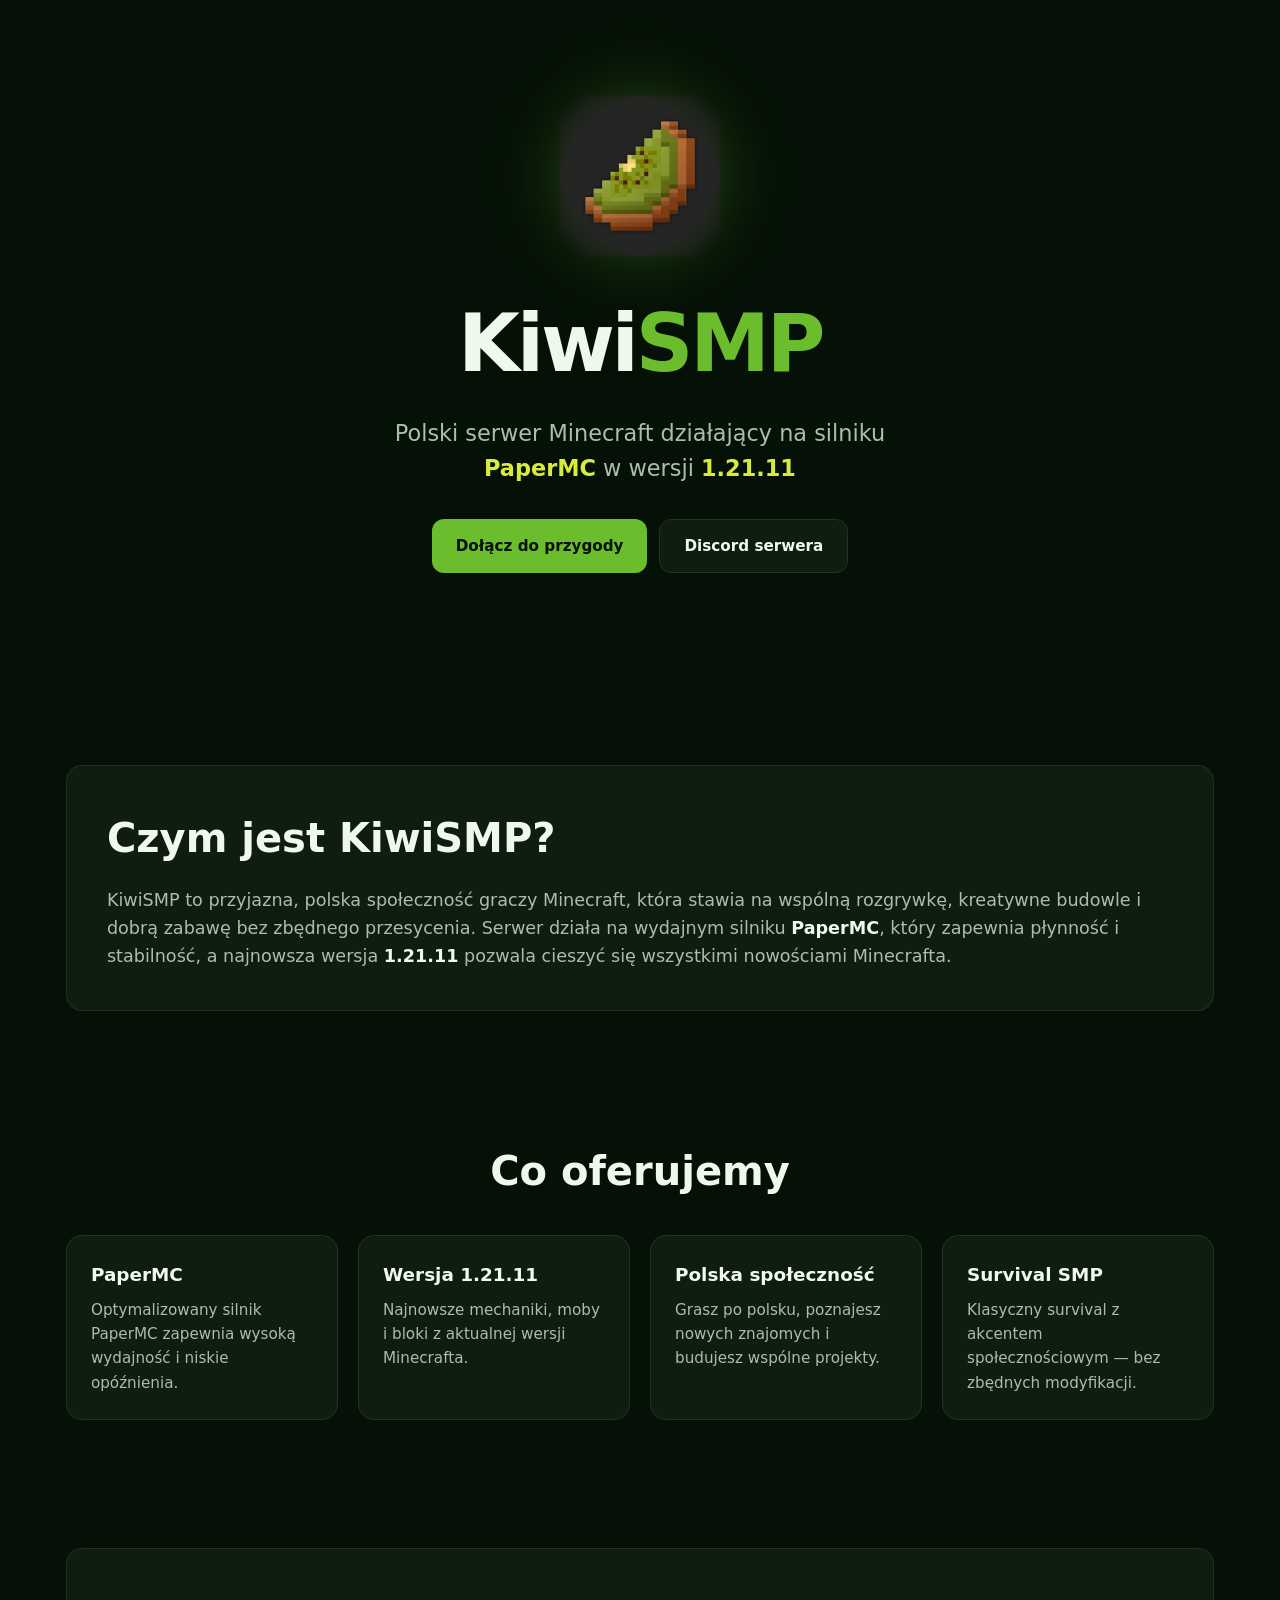
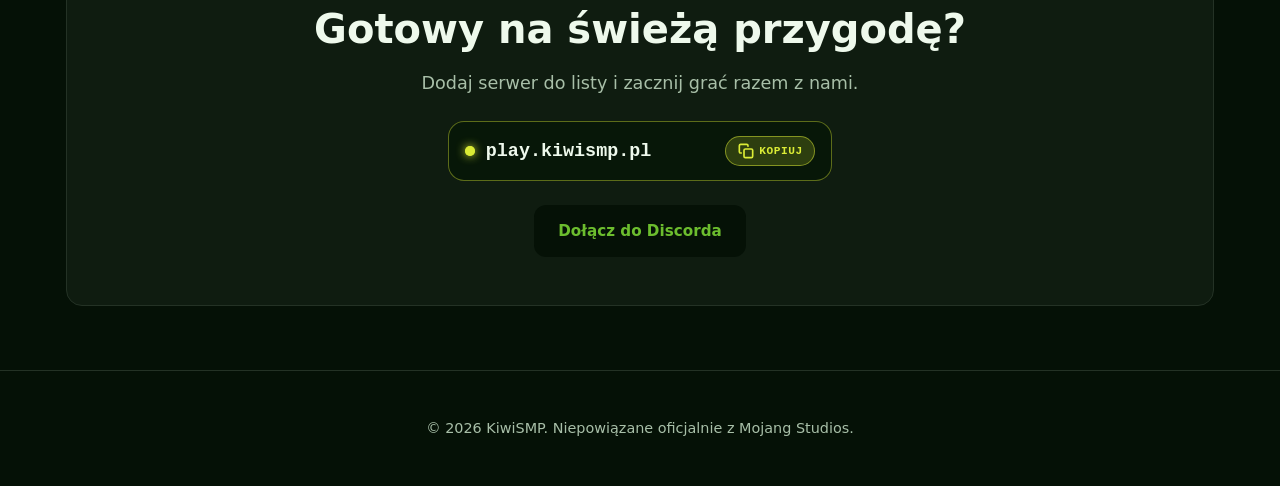
<file: KiwiSMP.html>
<!DOCTYPE html>
<html lang="pl">
<head>
  <meta charset="UTF-8" />
  <meta name="viewport" content="width=device-width, initial-scale=1.0" />
  <title>KiwiSMP — Polski serwer Minecraft PaperMC 1.21.11</title>
  <meta name="description" content="Dołącz do KiwiSMP — polskiego serwera Minecraft na silniku PaperMC 1.21.11. Przygoda, społeczność i świeża rozgrywka czekają na Ciebie!" />
  <link rel="icon" type="image/png" href="[data-uri]" />
  <style>
    *, *::before, *::after { box-sizing: border-box; }
    html, body { margin: 0; padding: 0; }
    body {
      --kiwi-bg: oklch(0.16 0.03 145);
      --kiwi-fg: oklch(0.97 0.02 140);
      --kiwi-muted: oklch(0.78 0.04 145);
      --kiwi-primary: oklch(0.72 0.19 135);
      --kiwi-primary-fg: oklch(0.16 0.03 145);
      --kiwi-accent: oklch(0.9 0.19 115);
      --kiwi-card: oklch(0.21 0.03 145);
      --kiwi-border: oklch(0.3 0.03 145);
      --kiwi-radius: 1rem;
      background: var(--kiwi-bg);
      color: var(--kiwi-fg);
      font-family: ui-sans-serif, system-ui, -apple-system, BlinkMacSystemFont, "Segoe UI", Roboto, "Helvetica Neue", Arial, sans-serif;
      line-height: 1.6;
      min-height: 100vh;
      scroll-behavior: smooth;
    }
    a { color: inherit; text-decoration: none; }
    .container { width: min(72rem, 92%); margin-inline: auto; }

    .hero {
      position: relative;
      text-align: center;
      padding: 6rem 1rem 8rem;
      overflow: hidden;
    }
    .sparks { position: absolute; inset: 0; pointer-events: none; z-index: 0; }
    .spark {
      position: absolute;
      width: 0.4rem;
      height: 0.4rem;
      border-radius: 50%;
      background: var(--kiwi-accent);
      filter: blur(1px);
      animation: kiwi-spark 9s linear infinite;
      opacity: 0;
    }

    .hero-logo-wrap {
      position: relative;
      display: inline-block;
      z-index: 1;
      width: 10rem;
      height: 10rem;
    }
    .hero-logo-glow {
      position: absolute;
      left: 50%;
      top: 50%;
      width: 130%;
      height: 130%;
      transform: translate(-50%, -50%);
      border-radius: 50%;
      background: radial-gradient(
        circle,
        oklch(0.72 0.19 135 / 0.55) 0%,
        oklch(0.72 0.19 135 / 0.28) 38%,
        transparent 70%
      );
      filter: blur(32px);
      z-index: 0;
      pointer-events: none;
      animation: kiwi-pulse 7s ease-in-out infinite;
    }
    .hero-logo {
      position: relative;
      z-index: 2;
      display: block;
      width: 10rem;
      height: 10rem;
      object-fit: contain;
      -webkit-mask-image: radial-gradient(circle at 50% 50%, #000 62%, transparent 92%);
      mask-image: radial-gradient(circle at 50% 50%, #000 62%, transparent 92%);
      filter: drop-shadow(0 0 24px oklch(0.72 0.19 135 / 0.5));
      animation: kiwi-float 6s ease-in-out infinite;
    }

    .hero h1 {
      font-size: clamp(3rem, 8vw, 5rem);
      margin: 1rem 0 0.5rem;
      font-weight: 800;
      letter-spacing: -0.04em;
      position: relative;
      z-index: 1;
      animation: kiwi-rise 0.8s cubic-bezier(0.22, 1, 0.36, 1) both;
    }
    .hero h1 span.primary { color: var(--kiwi-primary); }
    .hero p {
      font-size: clamp(1.1rem, 2.5vw, 1.4rem);
      color: var(--kiwi-muted);
      max-width: 38rem;
      margin: 0 auto;
      position: relative;
      z-index: 1;
      animation: kiwi-rise 0.8s cubic-bezier(0.22, 1, 0.36, 1) 0.15s both;
    }
    .hero p .accent { color: var(--kiwi-accent); font-weight: 600; }
    .buttons {
      margin-top: 2rem;
      display: flex;
      gap: 0.75rem;
      justify-content: center;
      flex-wrap: wrap;
      position: relative;
      z-index: 1;
      animation: kiwi-rise 0.8s cubic-bezier(0.22, 1, 0.36, 1) 0.3s both;
    }
    .btn {
      display: inline-flex;
      align-items: center;
      justify-content: center;
      padding: 0.85rem 1.5rem;
      border-radius: 0.75rem;
      font-weight: 600;
      font-size: 0.95rem;
      transition: transform 0.15s ease, opacity 0.15s ease;
    }
    .btn:hover { transform: translateY(-2px); }
    .btn-primary { background: var(--kiwi-primary); color: var(--kiwi-primary-fg); }
    .btn-secondary {
      background: var(--kiwi-card);
      color: var(--kiwi-fg);
      border: 1px solid var(--kiwi-border);
    }

    .section { padding: 4rem 1rem; }
    .about {
      background: var(--kiwi-card);
      border: 1px solid var(--kiwi-border);
      border-radius: var(--kiwi-radius);
      padding: 2.5rem;
    }
    .about h2 { font-size: clamp(1.8rem, 4vw, 2.5rem); margin: 0 0 1rem; font-weight: 700; }
    .about p { color: var(--kiwi-muted); font-size: 1.1rem; margin: 0; }
    .about strong { color: var(--kiwi-fg); }
    .features {
      display: grid;
      grid-template-columns: repeat(auto-fit, minmax(16rem, 1fr));
      gap: 1.25rem;
      margin-top: 2rem;
    }
    .feature {
      position: relative;
      background: var(--kiwi-card);
      border: 1px solid var(--kiwi-border);
      border-radius: var(--kiwi-radius);
      padding: 1.5rem;
      transition: transform 0.15s ease, border-color 0.3s ease;
      overflow: hidden;
    }
    .feature:hover {
      transform: translateY(-4px);
      border-color: oklch(0.72 0.19 135 / 0.55);
    }
    .feature h3 { margin: 0 0 0.5rem; font-size: 1.15rem; color: var(--kiwi-fg); position: relative; z-index: 1; }
    .feature p { margin: 0; color: var(--kiwi-muted); font-size: 0.95rem; position: relative; z-index: 1; }

    .feature-glow {
      position: absolute;
      left: 50%;
      top: 100%;
      width: 140%;
      height: 80%;
      transform: translate(-50%, 0) scale(0.85);
      border-radius: 50%;
      background: radial-gradient(
        ellipse at center,
        oklch(0.72 0.19 135 / 0.55) 0%,
        oklch(0.72 0.19 135 / 0.22) 45%,
        transparent 72%
      );
      filter: blur(28px);
      opacity: 0;
      pointer-events: none;
      z-index: 0;
      transition: opacity 0.45s ease, transform 0.45s ease;
    }
    .feature:hover .feature-glow {
      opacity: 1;
      transform: translate(-50%, -20%) scale(1);
    }

    .section-title {
      text-align: center;
      font-size: clamp(1.8rem, 4vw, 2.5rem);
      font-weight: 700;
      margin: 0 0 2rem;
    }
    .cta {
      background: var(--kiwi-card);
      color: var(--kiwi-fg);
      border: 1px solid var(--kiwi-border);
      border-radius: var(--kiwi-radius);
      text-align: center;
      padding: 3rem 1.5rem;
    }
    .cta h2 { font-size: clamp(1.8rem, 4vw, 2.5rem); margin: 0 0 0.5rem; font-weight: 700; }
    .cta p { margin: 0 0 1.5rem; color: var(--kiwi-muted); font-size: 1.1rem; }
    .cta .btn { margin-top: 1.5rem; background: var(--kiwi-primary-fg); color: var(--kiwi-primary); }

    .ip {
      display: inline-flex;
      align-items: center;
      justify-content: space-between;
      gap: 0.75rem;
      width: 100%;
      max-width: 24rem;
      background: oklch(0.19 0.04 145 / 0.9);
      border: 1px solid oklch(0.9 0.19 115 / 0.4);
      padding: 0.85rem 1rem;
      border-radius: 1rem;
      font-family: ui-monospace, SFMono-Regular, Menlo, Monaco, Consolas, monospace;
      font-size: 1.15rem;
      font-weight: 600;
      color: var(--kiwi-fg);
      backdrop-filter: blur(12px);
      transition: all 0.3s ease;
      cursor: pointer;
      position: relative;
      overflow: hidden;
    }
    .ip:hover {
      transform: translateY(-4px);
      border-color: oklch(0.9 0.19 115 / 0.75);
      box-shadow: 0 0 50px -10px oklch(0.9 0.19 115 / 0.45);
    }
    .ip-sheen {
      position: absolute;
      inset: 0;
      background: linear-gradient(105deg, transparent 40%, oklch(1 0 0 / 0.08) 50%, transparent 60%);
      transform: translateX(-100%);
      transition: transform 0.7s ease;
    }
    .ip:hover .ip-sheen { transform: translateX(100%); }
    .ip-main { display: inline-flex; align-items: center; gap: 0.65rem; }
    .ip-dot {
      width: 0.65rem;
      height: 0.65rem;
      border-radius: 50%;
      background: var(--kiwi-accent);
      box-shadow: 0 0 10px var(--kiwi-accent);
      position: relative;
    }
    .ip-dot::after {
      content: "";
      position: absolute;
      inset: 0;
      border-radius: 50%;
      background: var(--kiwi-accent);
      animation: kiwi-ping 1.5s cubic-bezier(0, 0, 0.2, 1) infinite;
      opacity: 0.7;
    }
    .ip-copy {
      display: inline-flex;
      align-items: center;
      gap: 0.35rem;
      background: oklch(0.9 0.19 115 / 0.18);
      border: 1px solid oklch(0.9 0.19 115 / 0.5);
      color: var(--kiwi-accent);
      font-family: inherit;
      font-size: 0.7rem;
      font-weight: 700;
      text-transform: uppercase;
      letter-spacing: 0.05em;
      padding: 0.4rem 0.7rem;
      border-radius: 9999px;
      transition: all 0.3s ease;
    }
    .ip:hover .ip-copy { background: var(--kiwi-accent); color: var(--kiwi-primary-fg); }
    .ip svg { width: 1rem; height: 1rem; }

    footer {
      border-top: 1px solid var(--kiwi-border);
      text-align: center;
      padding: 2rem 1rem;
      color: var(--kiwi-muted);
      font-size: 0.9rem;
    }

    @media (max-width: 640px) {
      .hero { padding: 4rem 1rem 5rem; }
      .about { padding: 1.5rem; }
    }

    @keyframes kiwi-float {
      0%, 100% { transform: translateY(-8px); }
      50% { transform: translateY(8px); }
    }
    @keyframes kiwi-pulse {
      0%, 100% { opacity: 0.55; transform: translate(-50%, -50%) scale(1); }
      50% { opacity: 0.9; transform: translate(-50%, -50%) scale(1.12); }
    }
    @keyframes kiwi-rise {
      from { opacity: 0; transform: translateY(24px); }
      to { opacity: 1; transform: translateY(0); }
    }
    @keyframes kiwi-spark {
      0% { opacity: 0; transform: translateY(0) scale(0.6); }
      20% { opacity: 0.7; }
      100% { opacity: 0; transform: translateY(-140px) scale(1.1); }
    }
    @keyframes kiwi-ping {
      75%, 100% { transform: scale(2); opacity: 0; }
    }
  </style>
</head>
<body>
  <section class="hero">
    <div class="sparks" aria-hidden="true">
      <span class="spark" style="left:12%;top:70%;animation-delay:0s"></span>
      <span class="spark" style="left:28%;top:80%;animation-delay:2.5s"></span>
      <span class="spark" style="left:55%;top:75%;animation-delay:1.2s"></span>
      <span class="spark" style="left:74%;top:85%;animation-delay:4s"></span>
      <span class="spark" style="left:88%;top:68%;animation-delay:3.1s"></span>
    </div>

    <div class="hero-logo-wrap">
      <span class="hero-logo-glow" aria-hidden="true"></span>
      <img class="hero-logo" src="[data-uri]" alt="Logo serwera KiwiSMP" />
    </div>

    <h1>Kiwi<span class="primary">SMP</span></h1>
    <p>Polski serwer Minecraft działający na silniku <span class="accent">PaperMC</span> w wersji <span class="accent">1.21.11</span></p>
    <div class="buttons">
      <a href="#dolacz" class="btn btn-primary">Dołącz do przygody</a>
      <a href="https://discord.com" target="_blank" rel="noopener noreferrer" class="btn btn-secondary">Discord serwera</a>
    </div>
  </section>

  <section class="section">
    <div class="container">
      <div class="about">
        <h2>Czym jest KiwiSMP?</h2>
        <p>KiwiSMP to przyjazna, polska społeczność graczy Minecraft, która stawia na wspólną rozgrywkę, kreatywne budowle i dobrą zabawę bez zbędnego przesycenia. Serwer działa na wydajnym silniku <strong>PaperMC</strong>, który zapewnia płynność i stabilność, a najnowsza wersja <strong>1.21.11</strong> pozwala cieszyć się wszystkimi nowościami Minecrafta.</p>
      </div>
    </div>
  </section>

  <section class="section">
    <div class="container">
      <h2 class="section-title">Co oferujemy</h2>
      <div class="features">
        <div class="feature">
          <span class="feature-glow" aria-hidden="true"></span>
          <h3>PaperMC</h3>
          <p>Optymalizowany silnik PaperMC zapewnia wysoką wydajność i niskie opóźnienia.</p>
        </div>
        <div class="feature">
          <span class="feature-glow" aria-hidden="true"></span>
          <h3>Wersja 1.21.11</h3>
          <p>Najnowsze mechaniki, moby i bloki z aktualnej wersji Minecrafta.</p>
        </div>
        <div class="feature">
          <span class="feature-glow" aria-hidden="true"></span>
          <h3>Polska społeczność</h3>
          <p>Grasz po polsku, poznajesz nowych znajomych i budujesz wspólne projekty.</p>
        </div>
        <div class="feature">
          <span class="feature-glow" aria-hidden="true"></span>
          <h3>Survival SMP</h3>
          <p>Klasyczny survival z akcentem społecznościowym — bez zbędnych modyfikacji.</p>
        </div>
      </div>
    </div>
  </section>

  <section class="section" id="dolacz">
    <div class="container">
      <div class="cta">
        <h2>Gotowy na świeżą przygodę?</h2>
        <p>Dodaj serwer do listy i zacznij grać razem z nami.</p>
        <button type="button" class="ip" id="ipBtn" data-ip="play.kiwismp.pl">
          <span class="ip-sheen" aria-hidden="true"></span>
          <span class="ip-main">
            <span class="ip-dot"></span>
            play.kiwismp.pl
          </span>
          <span class="ip-copy" id="ipCopy">
            <svg viewBox="0 0 24 24" fill="none" stroke="currentColor" stroke-width="2.5" stroke-linecap="round" stroke-linejoin="round"><rect x="9" y="9" width="13" height="13" rx="2" ry="2"></rect><path d="M5 15H4a2 2 0 0 1-2-2V4a2 2 0 0 1 2-2h9a2 2 0 0 1 2 2v1"></path></svg>
            kopiuj
          </span>
        </button>
        <div>
          <a href="https://discord.com" target="_blank" rel="noopener noreferrer" class="btn">Dołącz do Discorda</a>
        </div>
      </div>
    </div>
  </section>

  <footer>
    <p>© 2026 KiwiSMP. Niepowiązane oficjalnie z Mojang Studios.</p>
  </footer>

  <script>
    (function () {
      const btn = document.getElementById('ipBtn');
      const copyLabel = document.getElementById('ipCopy');
      const originalSvg = copyLabel.innerHTML;
      const successSvg = '<svg viewBox="0 0 24 24" fill="none" stroke="currentColor" stroke-width="2.5" stroke-linecap="round" stroke-linejoin="round"><path d="M5 13l4 4L19 7"></path></svg> skopiowano';
      let timeout;

      btn.addEventListener('click', function () {
        const ip = btn.getAttribute('data-ip');
        if (navigator.clipboard && navigator.clipboard.writeText) {
          navigator.clipboard.writeText(ip).catch(function () {});
        } else {
          const ta = document.createElement('textarea');
          ta.value = ip;
          ta.setAttribute('readonly', '');
          ta.style.position = 'absolute';
          ta.style.left = '-9999px';
          document.body.appendChild(ta);
          ta.select();
          document.execCommand('copy');
          document.body.removeChild(ta);
        }
        copyLabel.innerHTML = successSvg;
        clearTimeout(timeout);
        timeout = setTimeout(function () {
          copyLabel.innerHTML = originalSvg;
        }, 2000);
      });
    })();
  </script>
</body>
</html>
</file>
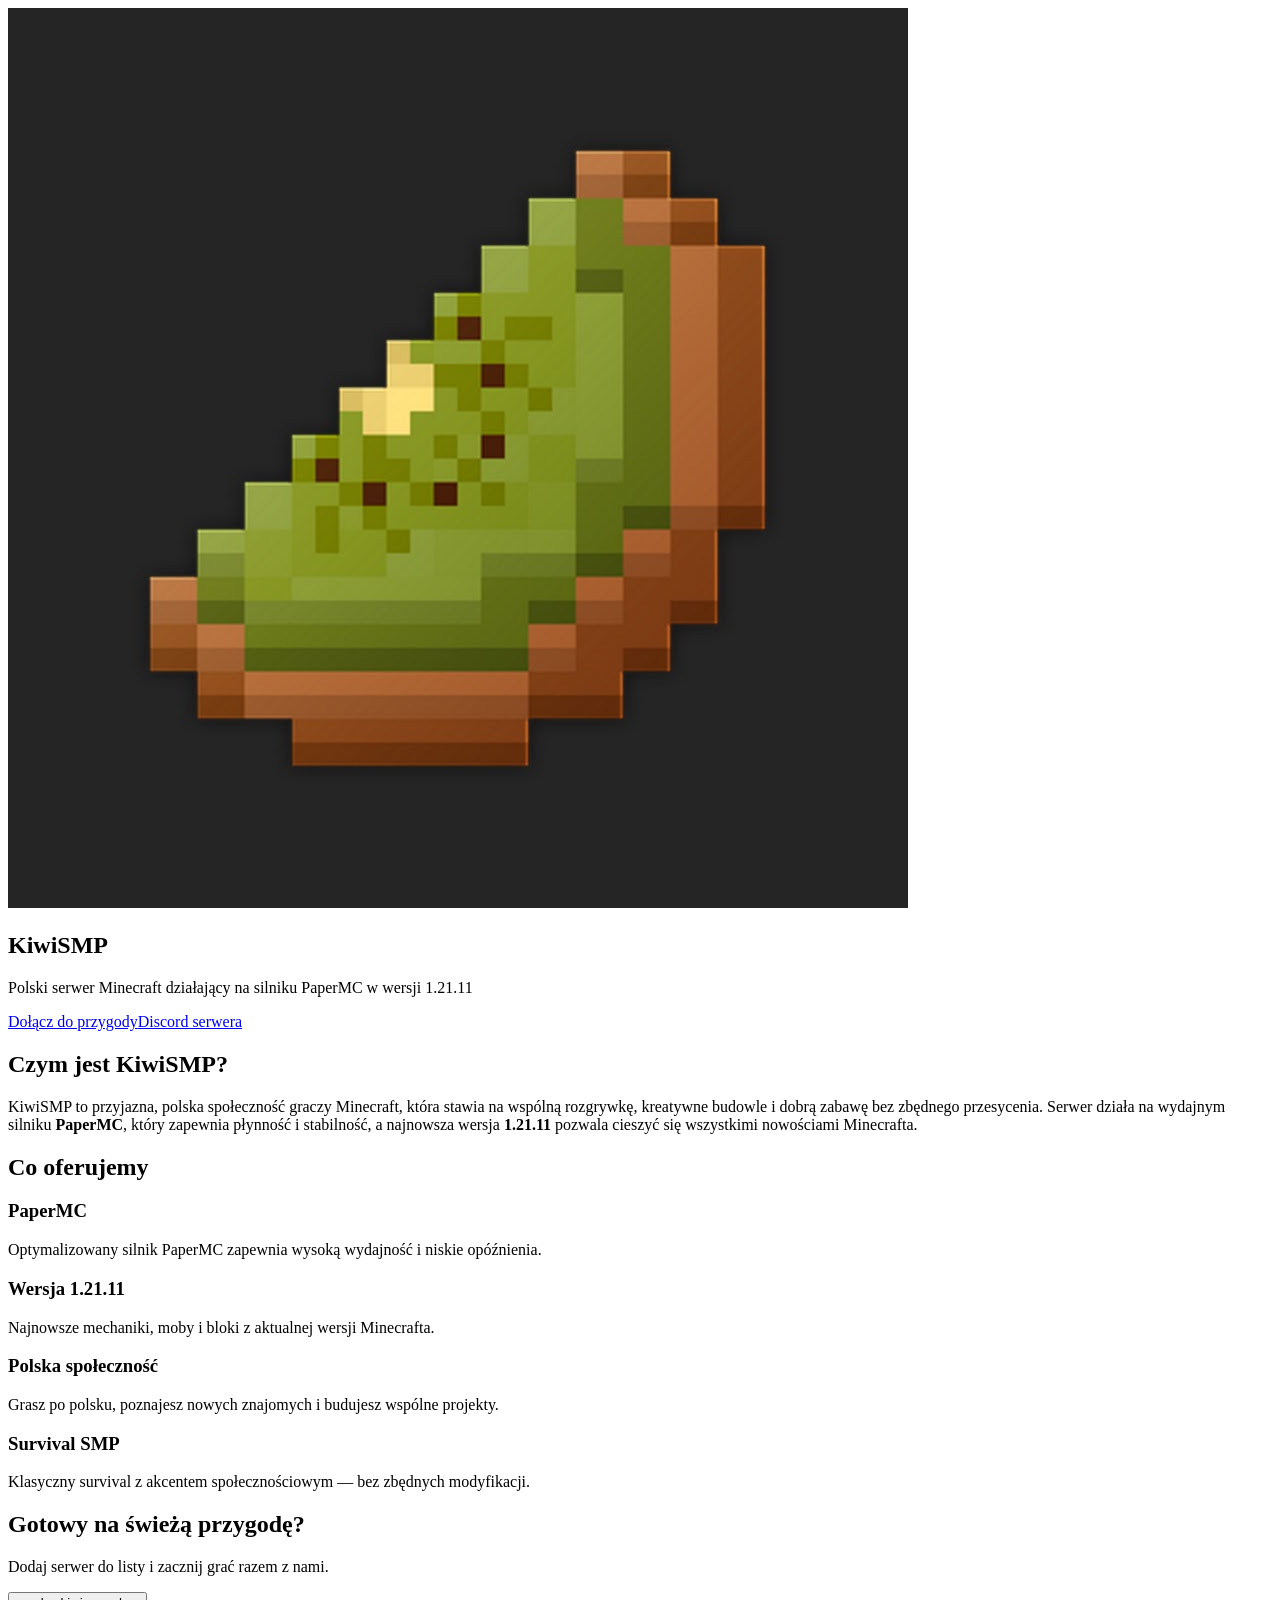
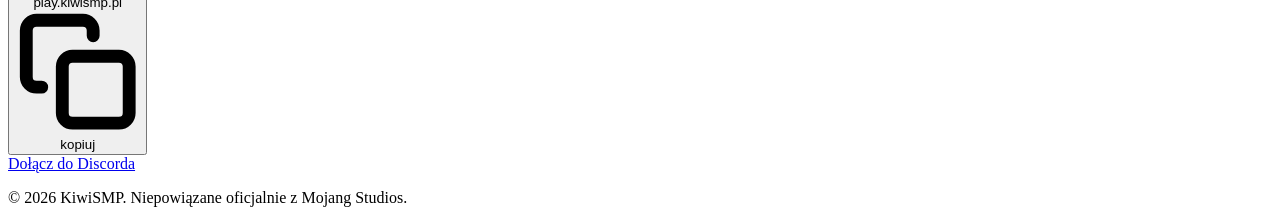
<file: saved_resource.html>
<!DOCTYPE html>
<!-- saved from url=(0064)https://13c06d3f-10b0-43fc-99b0-298354067c2a.lovableproject.com/ -->
<html lang="en" data-tsd-source="/src/routes/__root.tsx:105:5"><head data-tsd-source="/src/routes/__root.tsx:106:7"><meta http-equiv="Content-Type" content="text/html; charset=UTF-8"><meta name="viewport" content="width=device-width, initial-scale=1"><link rel="preload" as="image" href="./kiwismp-logo.png"><link rel="stylesheet" href="./styles.css" data-precedence="default"><title>KiwiSMP — Polski serwer Minecraft PaperMC 1.21.11</title><meta name="author" content="Lovable"><meta name="twitter:site" content="@Lovable"><meta name="description" content="Dołącz do KiwiSMP — polskiego serwera Minecraft na silniku PaperMC 1.21.11. Przygoda, społeczność i świeża rozgrywka czekają na Ciebie!"><meta property="og:title" content="KiwiSMP — Polski serwer Minecraft"><meta property="og:description" content="PaperMC 1.21.11 · polska społeczność · survival SMP. Dołącz już teraz!"><meta property="og:type" content="website"><meta name="twitter:card" content="summary_large_image"><link rel="modulepreload" href="./virtual_tanstack-start-dev-client-entry"><link rel="icon" href="https://13c06d3f-10b0-43fc-99b0-298354067c2a.lovableproject.com/favicon.png" type="image/png"><style>
        .gpt-cursor-tooltip {
          position: fixed;
          left: 0;
          top: 0;
          display: none;
          pointer-events: none;
          z-index: 1000000001;
          padding: 4px 10px;
          border-radius: 9999px;
          background: rgba(37,99,235,0.93);
          color: #fff;
          font: 600 12px/1.25 -apple-system, BlinkMacSystemFont, "Segoe UI", Roboto, Helvetica, Arial, sans-serif;
          white-space: nowrap;
          max-width: min(70vw, 520px);
          overflow: hidden;
          text-overflow: ellipsis;
        }

      </style></head><body data-tsd-source="/src/routes/__root.tsx:109:7"><!--$--><div class="kiwi" data-tsd-source="/src/routes/index.tsx:69:5"><section class="hero" data-tsd-source="/src/routes/index.tsx:70:7"><div class="sparks" aria-hidden="true" data-tsd-source="/src/routes/index.tsx:71:9"><span class="spark" style="left:12%;top:70%;animation-delay:0s" data-tsd-source="/src/routes/index.tsx:73:13"></span><span class="spark" style="left:28%;top:80%;animation-delay:2.5s" data-tsd-source="/src/routes/index.tsx:73:13"></span><span class="spark" style="left:55%;top:75%;animation-delay:1.2s" data-tsd-source="/src/routes/index.tsx:73:13"></span><span class="spark" style="left:74%;top:85%;animation-delay:4s" data-tsd-source="/src/routes/index.tsx:73:13"></span><span class="spark" style="left:88%;top:68%;animation-delay:3.1s" data-tsd-source="/src/routes/index.tsx:73:13"></span></div><div class="hero-logo-wrap" data-tsd-source="/src/routes/index.tsx:81:9"><span class="hero-logo-glow" aria-hidden="true" data-tsd-source="/src/routes/index.tsx:82:11"></span><img class="hero-logo" src="./kiwismp-logo.png" alt="Logo serwera KiwiSMP" data-tsd-source="/src/routes/index.tsx:83:11"></div><h1 data-tsd-source="/src/routes/index.tsx:86:9">Kiwi<span class="primary" data-tsd-source="/src/routes/index.tsx:87:15">SMP</span></h1><p data-tsd-source="/src/routes/index.tsx:89:9">Polski serwer Minecraft działający na silniku <span class="accent" data-tsd-source="/src/routes/index.tsx:90:57">PaperMC</span> w wersji <span class="accent" data-tsd-source="/src/routes/index.tsx:91:18">1.21.11</span></p><div class="buttons" data-tsd-source="/src/routes/index.tsx:93:9"><a href="https://13c06d3f-10b0-43fc-99b0-298354067c2a.lovableproject.com/#dolacz" class="btn btn-primary" data-tsd-source="/src/routes/index.tsx:94:11">Dołącz do przygody</a><a href="https://discord.com/" target="_blank" rel="noopener noreferrer" class="btn btn-secondary" data-tsd-source="/src/routes/index.tsx:97:11">Discord serwera</a></div></section><section class="section" data-tsd-source="/src/routes/index.tsx:108:7"><div class="container" data-tsd-source="/src/routes/index.tsx:109:9"><div class="about" data-tsd-source="/src/routes/index.tsx:110:11"><h2 data-tsd-source="/src/routes/index.tsx:111:13">Czym jest KiwiSMP?</h2><p data-tsd-source="/src/routes/index.tsx:112:13">KiwiSMP to przyjazna, polska społeczność graczy Minecraft, która stawia na wspólną rozgrywkę, kreatywne budowle i dobrą zabawę bez zbędnego przesycenia. Serwer działa na wydajnym silniku <strong data-tsd-source="/src/routes/index.tsx:115:32">PaperMC</strong>, który zapewnia płynność i stabilność, a najnowsza wersja <strong data-tsd-source="/src/routes/index.tsx:116:32">1.21.11</strong> pozwala cieszyć się wszystkimi nowościami Minecrafta.</p></div></div></section><section class="section" data-tsd-source="/src/routes/index.tsx:123:7"><div class="container" data-tsd-source="/src/routes/index.tsx:124:9"><h2 class="section-title" data-tsd-source="/src/routes/index.tsx:125:11">Co oferujemy</h2><div class="features" data-tsd-source="/src/routes/index.tsx:126:11"><div class="feature" data-tsd-source="/src/routes/index.tsx:128:13"><span class="feature-glow" aria-hidden="true" data-tsd-source="/src/routes/index.tsx:129:17"></span><h3 data-tsd-source="/src/routes/index.tsx:130:17">PaperMC</h3><p data-tsd-source="/src/routes/index.tsx:131:17">Optymalizowany silnik PaperMC zapewnia wysoką wydajność i niskie opóźnienia.</p></div><div class="feature" data-tsd-source="/src/routes/index.tsx:128:13"><span class="feature-glow" aria-hidden="true" data-tsd-source="/src/routes/index.tsx:129:17"></span><h3 data-tsd-source="/src/routes/index.tsx:130:17">Wersja 1.21.11</h3><p data-tsd-source="/src/routes/index.tsx:131:17">Najnowsze mechaniki, moby i bloki z aktualnej wersji Minecrafta.</p></div><div class="feature" data-tsd-source="/src/routes/index.tsx:128:13"><span class="feature-glow" aria-hidden="true" data-tsd-source="/src/routes/index.tsx:129:17"></span><h3 data-tsd-source="/src/routes/index.tsx:130:17">Polska społeczność</h3><p data-tsd-source="/src/routes/index.tsx:131:17">Grasz po polsku, poznajesz nowych znajomych i budujesz wspólne projekty.</p></div><div class="feature" data-tsd-source="/src/routes/index.tsx:128:13"><span class="feature-glow" aria-hidden="true" data-tsd-source="/src/routes/index.tsx:129:17"></span><h3 data-tsd-source="/src/routes/index.tsx:130:17">Survival SMP</h3><p data-tsd-source="/src/routes/index.tsx:131:17">Klasyczny survival z akcentem społecznościowym — bez zbędnych modyfikacji.</p></div></div></div></section><section class="section" id="dolacz" data-tsd-source="/src/routes/index.tsx:138:7"><div class="container" data-tsd-source="/src/routes/index.tsx:139:9"><div class="cta" data-tsd-source="/src/routes/index.tsx:140:11"><h2 data-tsd-source="/src/routes/index.tsx:141:13">Gotowy na świeżą przygodę?</h2><p data-tsd-source="/src/routes/index.tsx:142:13">Dodaj serwer do listy i zacznij grać razem z nami.</p><button type="button" class="ip" data-tsd-source="/src/routes/index.tsx:143:13"><span class="ip-sheen" aria-hidden="true" data-tsd-source="/src/routes/index.tsx:144:15"></span><span class="ip-main" data-tsd-source="/src/routes/index.tsx:145:15"><span class="ip-dot" data-tsd-source="/src/routes/index.tsx:146:17"></span>play.kiwismp.pl</span><span class="ip-copy" data-tsd-source="/src/routes/index.tsx:149:15"><svg viewBox="0 0 24 24" fill="none" stroke="currentColor" stroke-width="2.5" stroke-linecap="round" stroke-linejoin="round" data-tsd-source="/src/routes/index.tsx:162:19"><rect x="9" y="9" width="13" height="13" rx="2" ry="2" data-tsd-source="/src/routes/index.tsx:170:21"></rect><path d="M5 15H4a2 2 0 0 1-2-2V4a2 2 0 0 1 2-2h9a2 2 0 0 1 2 2v1" data-tsd-source="/src/routes/index.tsx:171:21"></path></svg>kopiuj</span></button><div data-tsd-source="/src/routes/index.tsx:177:13"><a href="https://discord.com/" target="_blank" rel="noopener noreferrer" class="btn" data-tsd-source="/src/routes/index.tsx:178:15">Dołącz do Discorda</a></div></div></div></section><footer data-tsd-source="/src/routes/index.tsx:191:7"><p data-tsd-source="/src/routes/index.tsx:192:9">© <!-- -->2026<!-- --> KiwiSMP. Niepowiązane oficjalnie z Mojang Studios.</p></footer></div><!--/$--><script type="module" async="" src="./virtual_tanstack-start-dev-client-entry"></script><script src="./lovable.js.pobrane" type="module"></script></body></html>
</file>
<file: styles.css>
<!DOCTYPE html><html lang="en"><head><meta charSet="UTF-8"/><meta name="viewport" content="width=device-width, initial-scale=1.0, maximum-scale=1, user-scalable=no, viewport-fit=cover" nonce="3c5oqvYzhyvSgyIB1OcLBw=="/><link rel="stylesheet" href="/assets/globals-BdaSREhh.css" nonce="3c5oqvYzhyvSgyIB1OcLBw==" data-precedence="default"/><link rel="stylesheet" href="/assets/fonts-yKhYizLu.css" nonce="3c5oqvYzhyvSgyIB1OcLBw==" data-precedence="default"/><link rel="stylesheet" href="/assets/index-4PBh0cLs.css" nonce="3c5oqvYzhyvSgyIB1OcLBw==" data-precedence="default"/><link rel="stylesheet" href="/assets/app-shared-DHj4jd-G.css" nonce="3c5oqvYzhyvSgyIB1OcLBw==" data-precedence="default"/><link rel="stylesheet" href="/assets/app-boot-CmdFWRqK.css" nonce="3c5oqvYzhyvSgyIB1OcLBw==" data-precedence="default"/><link rel="stylesheet" href="/assets/app-lazy-shared-BFr6NeXy.css" nonce="3c5oqvYzhyvSgyIB1OcLBw==" data-precedence="default"/><meta name="theme-color" content="#fcfbf8"/><meta property="csp-nonce" content="3c5oqvYzhyvSgyIB1OcLBw=="/><title>Internal Lovable project</title><meta name="description" content="This Lovable project is only available to authorized workspace members." nonce="3c5oqvYzhyvSgyIB1OcLBw=="/><meta name="robots" content="noindex, nofollow" nonce="3c5oqvYzhyvSgyIB1OcLBw=="/><link rel="modulepreload" href="/assets/index-uvToshz1.js" nonce="3c5oqvYzhyvSgyIB1OcLBw=="/><link rel="modulepreload" href="/assets/app-boot-CMdJbUVd.js" nonce="3c5oqvYzhyvSgyIB1OcLBw=="/><link rel="modulepreload" href="/assets/vendor-sentry-Dw4hRRNd.js" nonce="3c5oqvYzhyvSgyIB1OcLBw=="/><link rel="modulepreload" href="/assets/vendor-react-CpWG0IX1.js" nonce="3c5oqvYzhyvSgyIB1OcLBw=="/><link rel="modulepreload" href="/assets/rolldown-runtime-hTy8W7Rj.js" nonce="3c5oqvYzhyvSgyIB1OcLBw=="/><link rel="modulepreload" href="/assets/vendor-datefns-iiuNtnjD.js" nonce="3c5oqvYzhyvSgyIB1OcLBw=="/><link rel="modulepreload" href="/assets/vendor-motion-DDZ7Z-J6.js" nonce="3c5oqvYzhyvSgyIB1OcLBw=="/><link rel="modulepreload" href="/assets/i18n-fn/slackPage-DWgZgb7Z.js" nonce="3c5oqvYzhyvSgyIB1OcLBw=="/><link rel="modulepreload" href="/assets/i18n-fn/_eager-pNnZpObO.js" nonce="3c5oqvYzhyvSgyIB1OcLBw=="/><link rel="modulepreload" href="/assets/i18n-fn/hrLandingPage-Dixa19S8.js" nonce="3c5oqvYzhyvSgyIB1OcLBw=="/><link rel="modulepreload" href="/assets/i18n-fn/forWorkPage-CCoohgWt.js" nonce="3c5oqvYzhyvSgyIB1OcLBw=="/><link rel="modulepreload" href="/assets/i18n-fn/forMarketersPage-DWNzdPNI.js" nonce="3c5oqvYzhyvSgyIB1OcLBw=="/><link rel="modulepreload" href="/assets/i18n-fn/abuseTrademark-0TBivRsM.js" nonce="3c5oqvYzhyvSgyIB1OcLBw=="/><link rel="modulepreload" href="/assets/i18n-fn/_misc-C6jfevEk.js" nonce="3c5oqvYzhyvSgyIB1OcLBw=="/><link rel="modulepreload" href="/assets/i18n-fn/abuseDmca-CuRuCVK3.js" nonce="3c5oqvYzhyvSgyIB1OcLBw=="/><link rel="modulepreload" href="/assets/i18n-fn/abuseDisabled-BtGFs8k7.js" nonce="3c5oqvYzhyvSgyIB1OcLBw=="/><link rel="modulepreload" href="/assets/i18n-fn/abuseCounter-DppDG4tQ.js" nonce="3c5oqvYzhyvSgyIB1OcLBw=="/><link rel="modulepreload" href="/assets/i18n-fn/abuseAppeal-CBkREE2H.js" nonce="3c5oqvYzhyvSgyIB1OcLBw=="/><link rel="modulepreload" href="/assets/vendor-overlay-_OMgd7JN.js" nonce="3c5oqvYzhyvSgyIB1OcLBw=="/><link rel="modulepreload" href="/assets/vendor-firebase-AQ64xvEl.js" nonce="3c5oqvYzhyvSgyIB1OcLBw=="/><link rel="modulepreload" href="/assets/vendor-radix-C4tkfYF5.js" nonce="3c5oqvYzhyvSgyIB1OcLBw=="/><link rel="modulepreload" href="/assets/vendor-firebase-core-BTqSu8a7.js" nonce="3c5oqvYzhyvSgyIB1OcLBw=="/><link rel="modulepreload" href="/assets/vendor-tanstack-C32nYxsQ.js" nonce="3c5oqvYzhyvSgyIB1OcLBw=="/><link rel="modulepreload" href="/assets/vendor-base-ui-C1_IGTli.js" nonce="3c5oqvYzhyvSgyIB1OcLBw=="/><link rel="modulepreload" href="/assets/app-shared-BZl1lw1Q.js" nonce="3c5oqvYzhyvSgyIB1OcLBw=="/><link rel="modulepreload" href="/assets/vendor-lodash-Cz-OQOiW.js" nonce="3c5oqvYzhyvSgyIB1OcLBw=="/><link rel="modulepreload" href="/assets/i18n-fn/workspaceChat-Caf8ni3L.js" nonce="3c5oqvYzhyvSgyIB1OcLBw=="/><link rel="modulepreload" href="/assets/i18n-fn/slackSettings-bzs3FVHU.js" nonce="3c5oqvYzhyvSgyIB1OcLBw=="/><link rel="modulepreload" href="/assets/i18n-fn/editorNav-CFHk6nFg.js" nonce="3c5oqvYzhyvSgyIB1OcLBw=="/><link rel="modulepreload" href="/assets/i18n-fn/checkout-CddoG0F9.js" nonce="3c5oqvYzhyvSgyIB1OcLBw=="/><link rel="modulepreload" href="/assets/i18n-fn/btsSweden2026Page-BQzEJ3K-.js" nonce="3c5oqvYzhyvSgyIB1OcLBw=="/><link rel="modulepreload" href="/assets/i18n-fn/auth-VRJUaVo0.js" nonce="3c5oqvYzhyvSgyIB1OcLBw=="/><link rel="modulepreload" href="/assets/i18n-fn/accountSettings-C5MM_FNx.js" nonce="3c5oqvYzhyvSgyIB1OcLBw=="/><link rel="modulepreload" href="/assets/vendor-util-Bt3YrBMF.js" nonce="3c5oqvYzhyvSgyIB1OcLBw=="/><link rel="modulepreload" href="/assets/vendor-schema-ChlzQL8I.js" nonce="3c5oqvYzhyvSgyIB1OcLBw=="/><link rel="modulepreload" href="/assets/_authBridge-Cv2ZZw1Q.js" nonce="3c5oqvYzhyvSgyIB1OcLBw=="/><link rel="modulepreload" href="/assets/auth-bridge-DE7072SU.js" nonce="3c5oqvYzhyvSgyIB1OcLBw=="/><link rel="modulepreload" href="/assets/useHasLoginSessionId-DdisttKE.js" nonce="3c5oqvYzhyvSgyIB1OcLBw=="/><link rel="modulepreload" href="/assets/useTailscaleConnection-Cb415uTk.js" nonce="3c5oqvYzhyvSgyIB1OcLBw=="/><link rel="modulepreload" href="/assets/ui-alert-6CN64Sos.js" nonce="3c5oqvYzhyvSgyIB1OcLBw=="/><link rel="modulepreload" href="/assets/app-lazy-shared-DHM866kW.js" nonce="3c5oqvYzhyvSgyIB1OcLBw=="/><link rel="modulepreload" href="/assets/ui-icon-eye-K9tjGc3W.js" nonce="3c5oqvYzhyvSgyIB1OcLBw=="/><link rel="preload" href="/assets/CameraPlainVariable-c48bd243-BhPypTEq.woff2" as="font" type="font/woff2" crossorigin="" nonce="3c5oqvYzhyvSgyIB1OcLBw=="/><link rel="preload" href="/assets/CameraPlainVariableRegularItalic-8524cd9a-BrZviWSE.woff2" as="font" type="font/woff2" crossorigin="" nonce="3c5oqvYzhyvSgyIB1OcLBw=="/><link rel="icon" href="/favicon.ico" sizes="48x48" nonce="3c5oqvYzhyvSgyIB1OcLBw=="/><link rel="icon" href="/favicon.svg" type="image/svg+xml" nonce="3c5oqvYzhyvSgyIB1OcLBw=="/><link rel="icon" href="/icon.svg" type="image/svg+xml" nonce="3c5oqvYzhyvSgyIB1OcLBw=="/><link rel="icon" href="/favicon-16x16.png" type="image/png" sizes="16x16" nonce="3c5oqvYzhyvSgyIB1OcLBw=="/><link rel="icon" href="/favicon-32x32.png" type="image/png" sizes="32x32" nonce="3c5oqvYzhyvSgyIB1OcLBw=="/><link rel="icon" href="/favicon-48x48.png" type="image/png" sizes="48x48" nonce="3c5oqvYzhyvSgyIB1OcLBw=="/><link rel="icon" href="/favicon-96x96.png" type="image/png" sizes="96x96" nonce="3c5oqvYzhyvSgyIB1OcLBw=="/><link rel="icon" href="/favicon-192x192.png" type="image/png" sizes="192x192" nonce="3c5oqvYzhyvSgyIB1OcLBw=="/><link rel="apple-touch-icon" href="/apple-touch-icon.png" nonce="3c5oqvYzhyvSgyIB1OcLBw=="/><script nonce="3c5oqvYzhyvSgyIB1OcLBw==">globalThis.__zod_globalConfig={jitless:true}</script><script nonce="3c5oqvYzhyvSgyIB1OcLBw==">window.__BUILD_META__={"sha":"6bad23863a4303ef1de8df841a057fc80fe9ce6d","buildTime":1785440099000};document.currentScript.remove()</script><style>@view-transition { navigation: auto; }</style><script type="application/ld+json" nonce="3c5oqvYzhyvSgyIB1OcLBw==">{"@context":"https://schema.org","@type":"WebSite","name":"Lovable","url":"https://lovable.dev","description":"Lovable is your superhuman full stack engineer. Chat with AI to build web apps. Sync with GitHub. One-click deploy."}</script></head><body class="flex min-h-dvh flex-col"><a href="#main-content" class="bg-primary text-primary-foreground rounded-1.5 fixed top-4 left-4 z-[9999] px-4 py-2 text-sm font-medium [&amp;:not(:focus-visible)]:sr-only [html:not([data-user-tabbed])_&amp;]:sr-only">Skip to main content</a><script nonce="3c5oqvYzhyvSgyIB1OcLBw==">(function D(e,t,s,c,l){try{const d=document.documentElement,m=localStorage.getItem(e),o=s||(m==="light"||m==="dark"||m==="system"?m:null)||t;let a=o;o==="system"&&(a=window.matchMedia("(prefers-color-scheme: dark)").matches?"dark":"light"),d.classList.toggle("dark",a==="dark"),d.classList.toggle("light",a==="light"),d.style.colorScheme=a;const f=document.querySelector('meta[name="theme-color"]');f&&f.setAttribute("content",a==="dark"?l:c)}catch{}})("lovable-theme","system",undefined,"#fcfbf8","#1c1c1c")</script><div class="isolate flex min-h-0 flex-1 flex-col"><!--$--><!--$--><div class="flex min-h-dvh items-center justify-center"><output aria-live="polite" class="sr-only">Loading...</output><div class="flex flex-col items-center gap-4"><svg role="img" aria-label="Lovable" viewBox="0 0 23 24" fill="none" xmlns="http://www.w3.org/2000/svg" class="size-12 shrink-0"><mask id="_R_jtipitiql76_-mask" style="mask-type:alpha" maskUnits="userSpaceOnUse" x="0" y="0" width="23" height="24"><path fill-rule="evenodd" clip-rule="evenodd" d="M6.89785 0C10.7074 0 13.7957 3.17898 13.7957 7.10046V9.79908H16.0913C19.9009 9.79908 22.9892 12.9781 22.9892 16.8995C22.9892 20.821 19.9009 24 16.0913 24H0V7.10046C0 3.17898 3.08827 0 6.89785 0Z" fill="url(#_R_jtipitiql76_-gradient)"></path></mask><g mask="url(#_R_jtipitiql76_-mask)"><g filter="url(#_R_jtipitiql76_-filter0)"><ellipse cx="10.0844" cy="12.8114" rx="15.5619" ry="15.9769" fill="#4B73FF"></ellipse></g><g filter="url(#_R_jtipitiql76_-filter1)"><ellipse cx="11.7941" cy="4.04332" rx="19.9306" ry="15.9769" fill="#FF66F4"></ellipse></g><g filter="url(#_R_jtipitiql76_-filter2)"><ellipse cx="15.0451" cy="1.037" rx="15.5619" ry="14.0311" fill="#FF0105"></ellipse></g><g filter="url(#_R_jtipitiql76_-filter3)"><ellipse cx="12.071" cy="4.03913" rx="9.35889" ry="9.60846" fill="#FE7B02"></ellipse></g></g><defs><filter id="_R_jtipitiql76_-filter0" x="-12.6378" y="-10.3257" width="45.4442" height="46.2743" filterUnits="userSpaceOnUse" color-interpolation-filters="sRGB"><feFlood flood-opacity="0" result="BackgroundImageFix"></feFlood><feBlend mode="normal" in="SourceGraphic" in2="BackgroundImageFix" result="shape"></feBlend><feGaussianBlur stdDeviation="3.58011" result="effect1_foregroundBlur"></feGaussianBlur></filter><filter id="_R_jtipitiql76_-filter1" x="-15.2967" y="-19.0938" width="54.1815" height="46.2743" filterUnits="userSpaceOnUse" color-interpolation-filters="sRGB"><feFlood flood-opacity="0" result="BackgroundImageFix"></feFlood><feBlend mode="normal" in="SourceGraphic" in2="BackgroundImageFix" result="shape"></feBlend><feGaussianBlur stdDeviation="3.58011" result="effect1_foregroundBlur"></feGaussianBlur></filter><filter id="_R_jtipitiql76_-filter2" x="-7.67707" y="-20.1544" width="45.4442" height="42.3827" filterUnits="userSpaceOnUse" color-interpolation-filters="sRGB"><feFlood flood-opacity="0" result="BackgroundImageFix"></feFlood><feBlend mode="normal" in="SourceGraphic" in2="BackgroundImageFix" result="shape"></feBlend><feGaussianBlur stdDeviation="3.58011" result="effect1_foregroundBlur"></feGaussianBlur></filter><filter id="_R_jtipitiql76_-filter3" x="-4.44806" y="-12.7296" width="33.0382" height="33.5375" filterUnits="userSpaceOnUse" color-interpolation-filters="sRGB"><feFlood flood-opacity="0" result="BackgroundImageFix"></feFlood><feBlend mode="normal" in="SourceGraphic" in2="BackgroundImageFix" result="shape"></feBlend><feGaussianBlur stdDeviation="3.58011" result="effect1_foregroundBlur"></feGaussianBlur></filter><linearGradient id="_R_jtipitiql76_-gradient" x1="7.73627" y1="4.21757" x2="15.0724" y2="23.8669" gradientUnits="userSpaceOnUse"><stop offset="0.025" stop-color="#FF8E63"></stop><stop offset="0.56" stop-color="#FF7EB0"></stop><stop offset="0.95" stop-color="#4B73FF"></stop></linearGradient></defs></svg></div></div><!--/$--><!--/$--></div><!--$--><!--/$--><script nonce="3c5oqvYzhyvSgyIB1OcLBw==" class="$tsr" id="$tsr-stream-barrier">(self.$R=self.$R||{})["tsr"]=[];self.$_TSR={h(){this.hydrated=!0,this.c()},e(){this.streamEnded=!0,this.c()},c(){this.hydrated&&this.streamEnded&&(delete self.$_TSR,delete self.$R.tsr)},p(e){this.initialized?e():this.buffer.push(e)},buffer:[]};$_TSR.router=($R=>$R[0]={manifest:$R[1]={routes:$R[2]={__root__:$R[3]={preloads:$R[4]=["/assets/index-uvToshz1.js","/assets/app-boot-CMdJbUVd.js","/assets/vendor-sentry-Dw4hRRNd.js","/assets/vendor-react-CpWG0IX1.js","/assets/rolldown-runtime-hTy8W7Rj.js","/assets/vendor-datefns-iiuNtnjD.js","/assets/vendor-motion-DDZ7Z-J6.js","/assets/i18n-fn/slackPage-DWgZgb7Z.js","/assets/i18n-fn/_eager-pNnZpObO.js","/assets/i18n-fn/hrLandingPage-Dixa19S8.js","/assets/i18n-fn/forWorkPage-CCoohgWt.js","/assets/i18n-fn/forMarketersPage-DWNzdPNI.js","/assets/i18n-fn/abuseTrademark-0TBivRsM.js","/assets/i18n-fn/_misc-C6jfevEk.js","/assets/i18n-fn/abuseDmca-CuRuCVK3.js","/assets/i18n-fn/abuseDisabled-BtGFs8k7.js","/assets/i18n-fn/abuseCounter-DppDG4tQ.js","/assets/i18n-fn/abuseAppeal-CBkREE2H.js","/assets/vendor-overlay-_OMgd7JN.js","/assets/vendor-firebase-AQ64xvEl.js","/assets/vendor-radix-C4tkfYF5.js","/assets/vendor-firebase-core-BTqSu8a7.js","/assets/vendor-tanstack-C32nYxsQ.js","/assets/vendor-base-ui-C1_IGTli.js","/assets/app-shared-BZl1lw1Q.js","/assets/vendor-lodash-Cz-OQOiW.js","/assets/i18n-fn/workspaceChat-Caf8ni3L.js","/assets/i18n-fn/slackSettings-bzs3FVHU.js","/assets/i18n-fn/editorNav-CFHk6nFg.js","/assets/i18n-fn/checkout-CddoG0F9.js","/assets/i18n-fn/btsSweden2026Page-BQzEJ3K-.js","/assets/i18n-fn/auth-VRJUaVo0.js","/assets/i18n-fn/accountSettings-C5MM_FNx.js","/assets/vendor-util-Bt3YrBMF.js","/assets/vendor-schema-ChlzQL8I.js"],scripts:$R[5]=[$R[6]={attrs:$R[7]={type:"module",async:!0,src:"/assets/index-uvToshz1.js"}}],css:$R[8]=["/assets/app-shared-DHj4jd-G.css","/assets/app-boot-CmdFWRqK.css"]},"/_authBridge":$R[9]={preloads:$R[10]=["/assets/_authBridge-Cv2ZZw1Q.js"]},"/_authBridge/auth-bridge":$R[11]={preloads:$R[12]=["/assets/auth-bridge-DE7072SU.js","/assets/useHasLoginSessionId-DdisttKE.js","/assets/useTailscaleConnection-Cb415uTk.js","/assets/ui-alert-6CN64Sos.js","/assets/app-lazy-shared-DHM866kW.js","/assets/ui-icon-eye-K9tjGc3W.js"],css:$R[13]=["/assets/app-lazy-shared-BFr6NeXy.css"]}}},matches:$R[14]=[$R[15]={i:"__root__ ",u:1785441007540,s:"success",b:$R[16]={platformAppVersion:null,locale:"en",routePathname:"/auth-bridge"},l:$R[17]={sessionVerdictPromise:$R[18]=($R[19]=($R[20]=()=>{let e={p:0,s:0,f:0};return e.p=new Promise((t,n)=>{e.s=t,e.f=n}),e})()).p,sessionHint:$R[21]={present:!0,uid:"9G0yObK8vff3R1PeKpvSfwH6iIx1",firstName:"Super"},sessionHintUnreliable:!1,featureFlags:$R[22]={"telegram-integration":!0,"pii-data-labeling":!0,"gitsync-gitlab-enabled":!0,"sandbox-exec-tool":!0,"connectors-editor-create":!0,"tanstack-migration":!0,"health-check-brief-chat-context":!0,"health-check-run-details-ui":!0,"invite-by-link":!0,"connectors-end-user":!0,"granular-publishing":!0,"mobile-review-prompt":!0,"go-api-sandbox-keepalive":!0,"preview-signal-driven-reveal":!0,"regional-pro-0":"test","business-upgrade-modal-redesign":"treatment","publish-dialog-v1":!0,"cancellation-credit-downgrade-offer":!0,"security-dependency-fix":!0,"secrets-in-promptbox":!0,"abuse-intake-forms":!0},isSidebarCollapsed:!1,consentBucket:"eu_lite"},ssr:!0},$R[23]={i:" _authBridge ",u:1785441007537,s:"pending",ssr:!1},$R[24]={i:" _authBridge auth-bridge auth-bridge",u:1785441007537,s:"pending",ssr:!1}],lastMatchId:" _authBridge auth-bridge auth-bridge"})($R["tsr"]);document.currentScript.remove()</script><script type="module" async="" src="/assets/index-uvToshz1.js" nonce="3c5oqvYzhyvSgyIB1OcLBw=="></script><script nonce='3c5oqvYzhyvSgyIB1OcLBw=='>($R=>($R[27]=(e,t)=>{e.s(t),e.p.s=1,e.p.v=t})($R[19],$R[25]={kind:"session",user:$R[26]={uid:"9G0yObK8vff3R1PeKpvSfwH6iIx1",email:"ooleksy13@gmail.com",displayName:"Super",photoURL:"https://lh3.googleusercontent.com/a/ACg8ocJ63mIUT91WJDL43_T8L8_Q1MtSbrvFd2eSK-PzKNxa9ip49A=s96-c",emailVerified:!0,identityProviderEmail:"ooleksy13@gmail.com",source_sign_in_provider:"google.com"}}))($R["tsr"]);$_TSR.e();document.currentScript.remove()</script></body></html>
</file>
